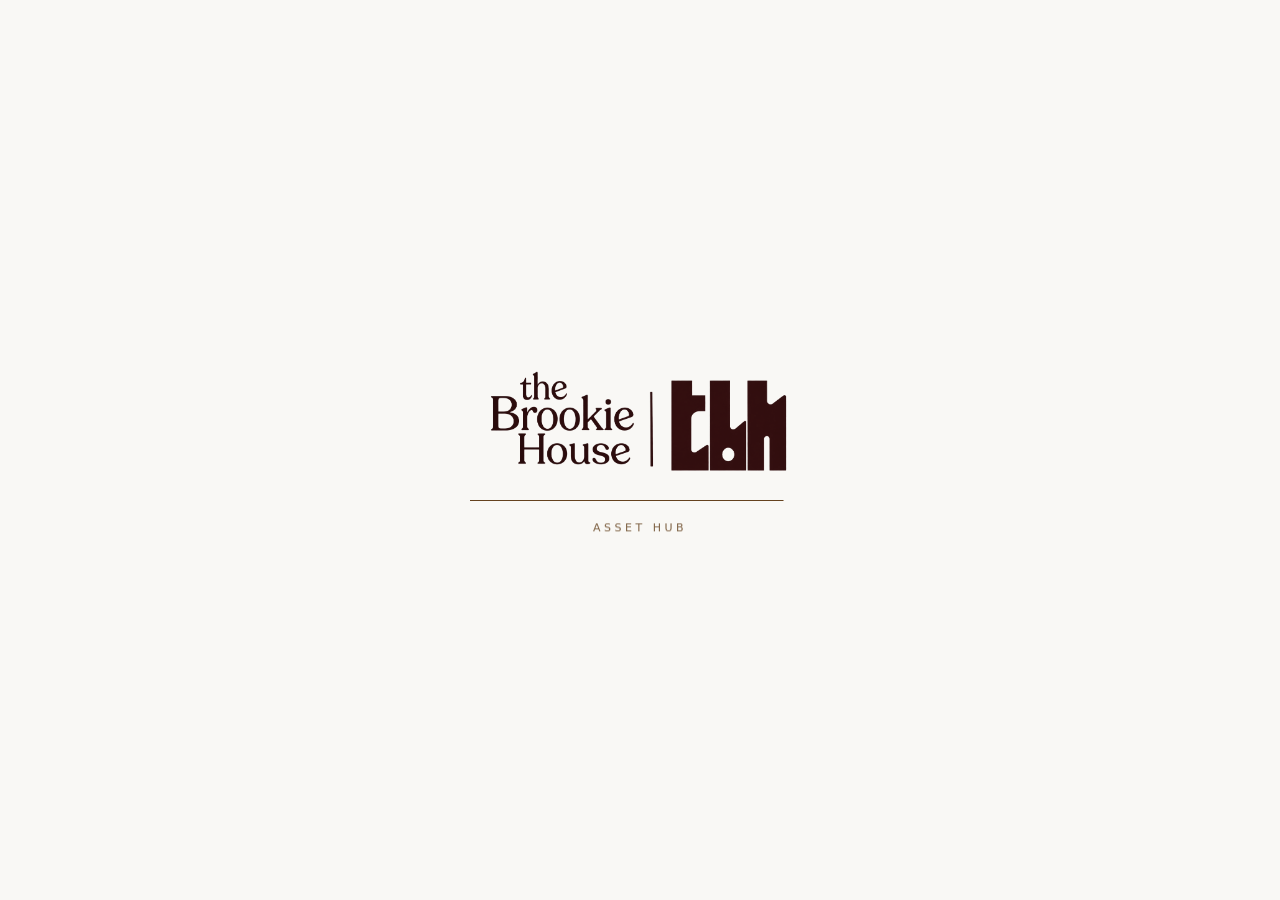
<file: index.html>
<!DOCTYPE html>
<html lang="en">
<head>
<meta charset="utf-8">
<meta name="viewport" content="width=device-width, initial-scale=1">
<title>TBH Asset Hub — The Brookie House</title>
<meta name="robots" content="noindex">
<link rel="icon" href="brand-assets/logos/tbh-brown-horizontal-logo.png">
<style>
  :root{--brown:#65421e;--ink:#242322;--cream:#f9f8f5;--line:#e4ddd2}
  *{box-sizing:border-box;margin:0;padding:0}
  body{background:var(--cream);color:var(--ink);font-family:"Nunito Sans",system-ui,-apple-system,Segoe UI,sans-serif;min-height:100vh;display:flex;flex-direction:column}
  header{padding:48px 6vw 24px;border-bottom:1px solid var(--line)}
  header img{height:56px;width:auto}
  .eyebrow{letter-spacing:.2em;text-transform:uppercase;font-size:12px;color:var(--brown);margin-top:40px}
  h1{font-family:Georgia,"Times New Roman",serif;font-weight:400;font-size:clamp(48px,9vw,128px);line-height:.92;letter-spacing:-.02em;color:var(--brown);margin-top:12px}
  p.lede{max-width:560px;margin-top:20px;line-height:1.6;color:#555}
  main{display:grid;grid-template-columns:repeat(auto-fit,minmax(280px,1fr));gap:1px;background:var(--line);margin-top:40px;border-top:1px solid var(--line);border-bottom:1px solid var(--line)}
  a.card{background:var(--cream);padding:40px 6vw 40px;text-decoration:none;color:inherit;display:flex;flex-direction:column;gap:12px;transition:background .25s ease}
  a.card:hover{background:#fff}
  a.card .num{font-size:12px;letter-spacing:.2em;color:var(--brown)}
  a.card h2{font-family:Georgia,serif;font-weight:400;font-size:32px;color:var(--brown)}
  a.card span{color:#555;line-height:1.5;font-size:15px}
  a.card .go{margin-top:auto;font-weight:700;font-size:14px;color:var(--ink)}
  a.card:hover .go{text-decoration:underline}
  footer{padding:32px 6vw;font-size:13px;color:#888;margin-top:auto;display:flex;justify-content:space-between;gap:16px;flex-wrap:wrap}
  footer a{color:var(--brown);font-weight:700;text-decoration:none}footer a:hover{text-decoration:underline;text-underline-offset:4px}
</style>
<link rel="stylesheet" href="motion.css"></head>
<body><div id="tbh-curtain" aria-hidden="true"><div class="tc-inner"><img class="tc-logo" src="brand-assets/logos/tbh-brown-horizontal-logo.png" alt="" fetchpriority="high"><div class="tc-line"></div><div class="tc-tag">Asset Hub</div></div></div>
<header>
  <img src="brand-assets/logos/tbh-brown-horizontal-logo.png" alt="The Brookie House">
  <div class="eyebrow">Internal · Team Asset Library</div>
  <h1>Asset Hub</h1>
  <p class="lede">Every approved TBH visual in one place: brand assets, web and section banners, backgrounds, logos, fonts and the white-background product photos. Use these for social posts, the website and anything else.</p>
</header>
<main>
  <a class="card" href="TBH-Brand-Assets.html">
    <div class="num">01</div><h2>Brand Assets</h2>
    <span>Logos, fonts, packaging, web banners, category and e-com section banners, banner scenes and section backgrounds.</span>
    <div class="go">Open →</div>
  </a>
  <a class="card" href="TBH-Product-Gallery.html">
    <div class="num">02</div><h2>Product Gallery</h2>
    <span>84 white-background product shots: every product at 45°, perpendicular and top-down.</span>
    <div class="go">Open →</div>
  </a>
  <a class="card" href="TBH-White-Background-PNGs.zip" download>
    <div class="num">03</div><h2>Download all PNGs</h2>
    <span>The full white-background product set as a single ZIP (≈15 MB).</span>
    <div class="go">Download ↓</div>
  </a>
</main>
<footer><span>The Brookie House · Internal use only</span><span class="credit">A project of <a href="https://www.buzzrepublic.digital/" target="_blank" rel="noopener">BuzzRepublic</a> x <a href="https://www.itworks.it.com" target="_blank" rel="noopener">ITWorks</a></span></footer>
<script src="js/gsap.min.js"></script><script src="motion.js"></script></body>
</html>
</file>
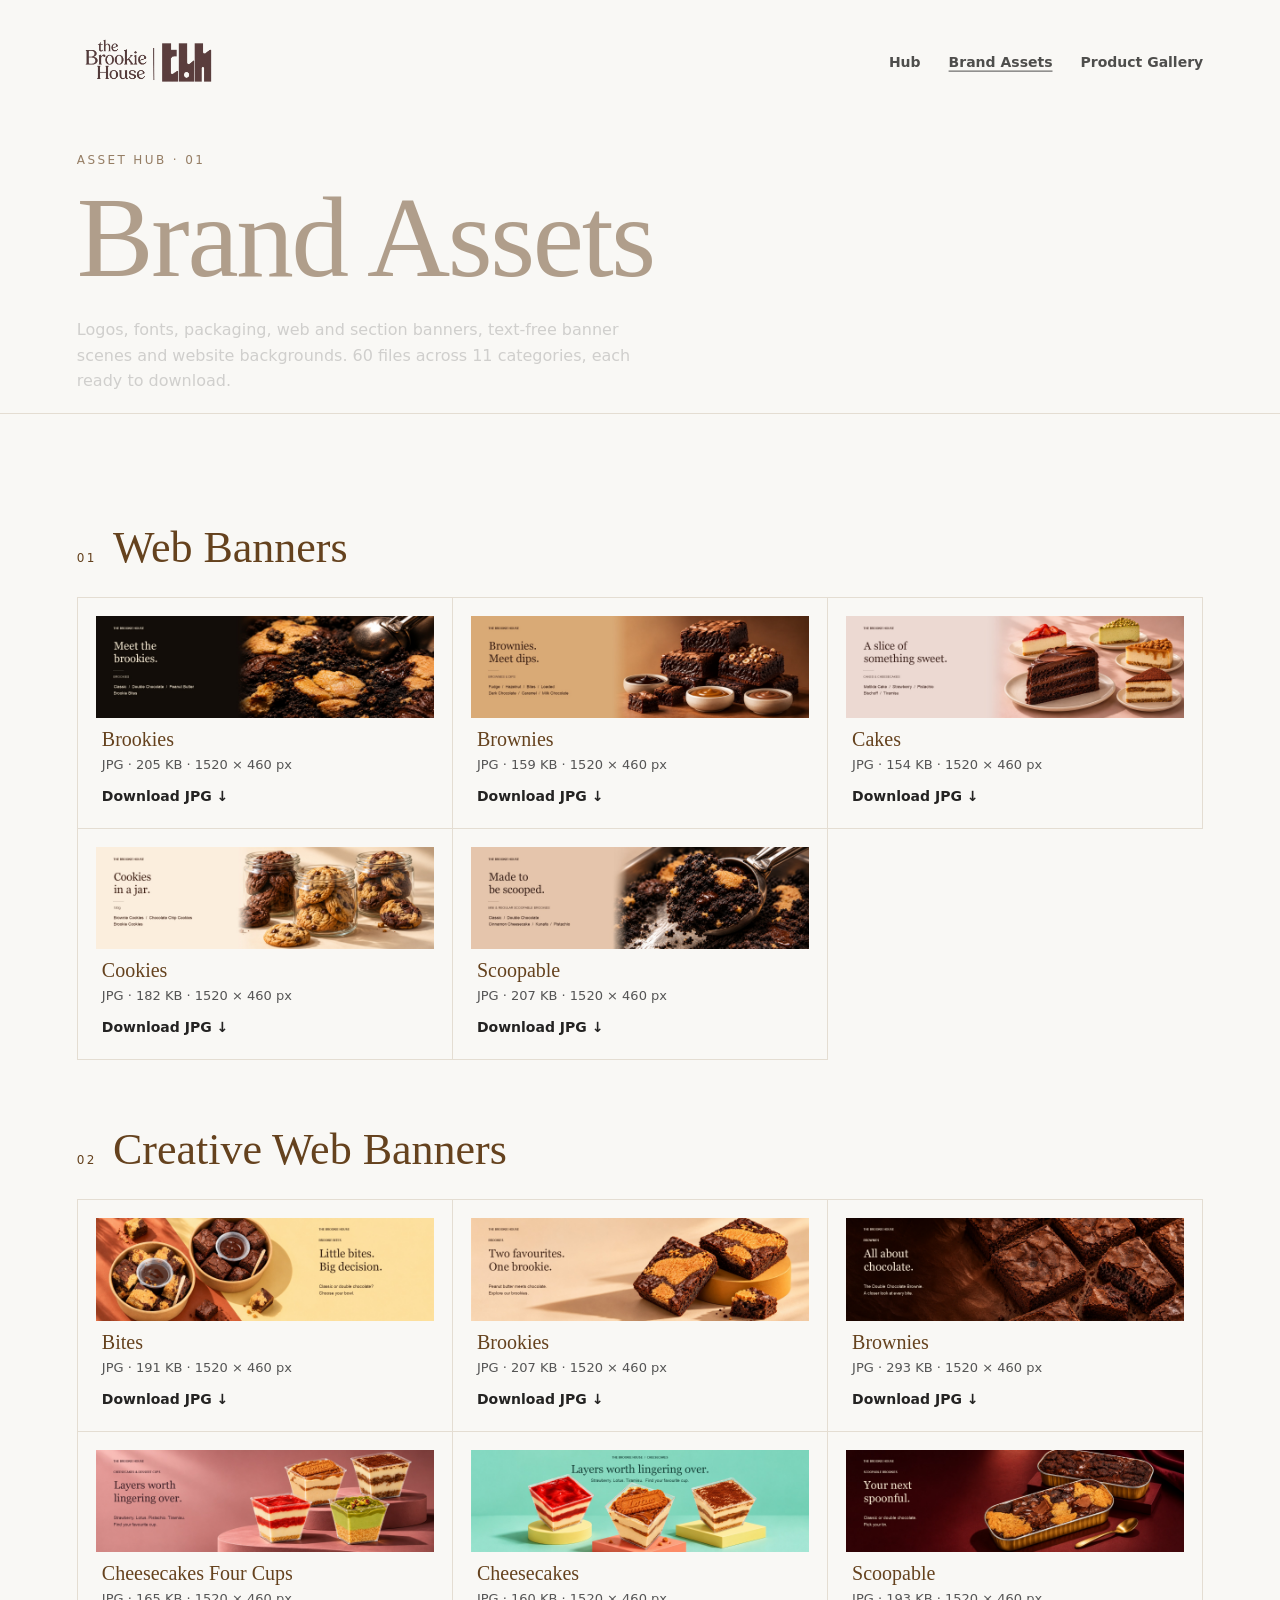
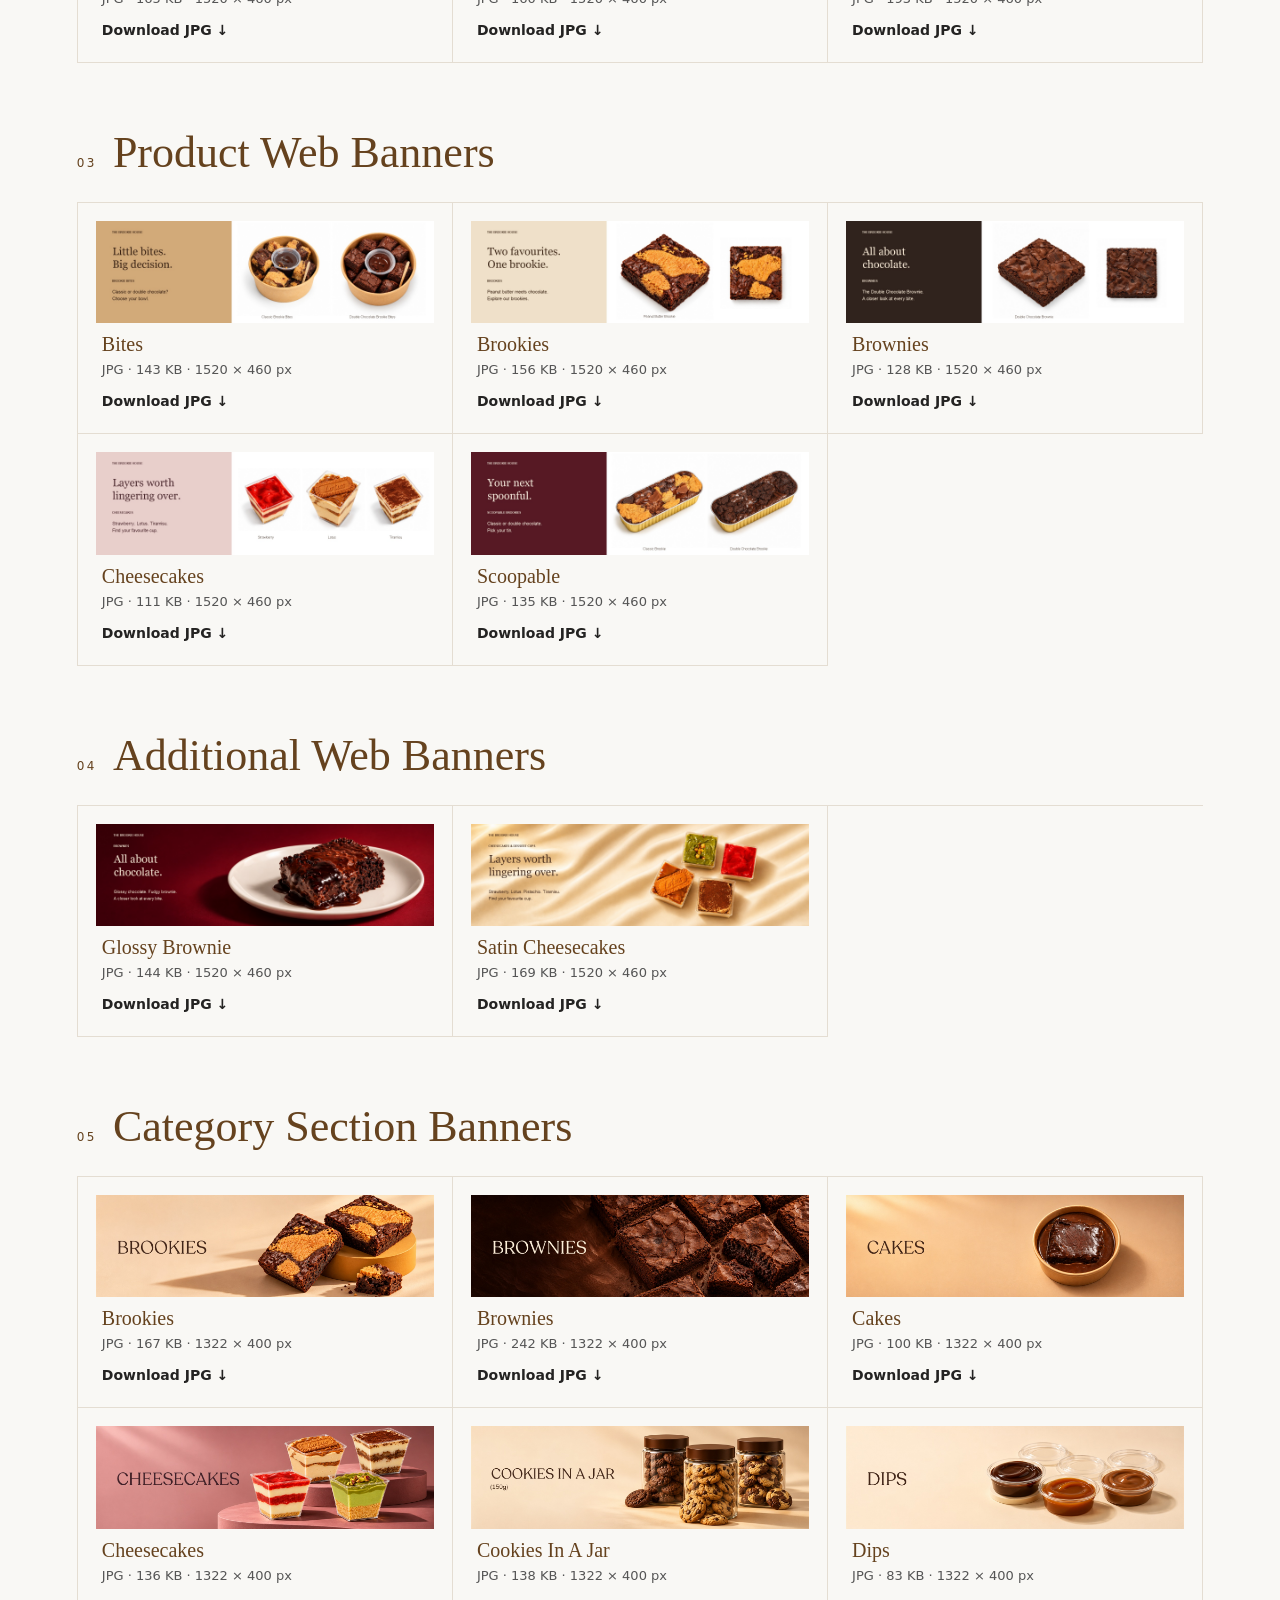
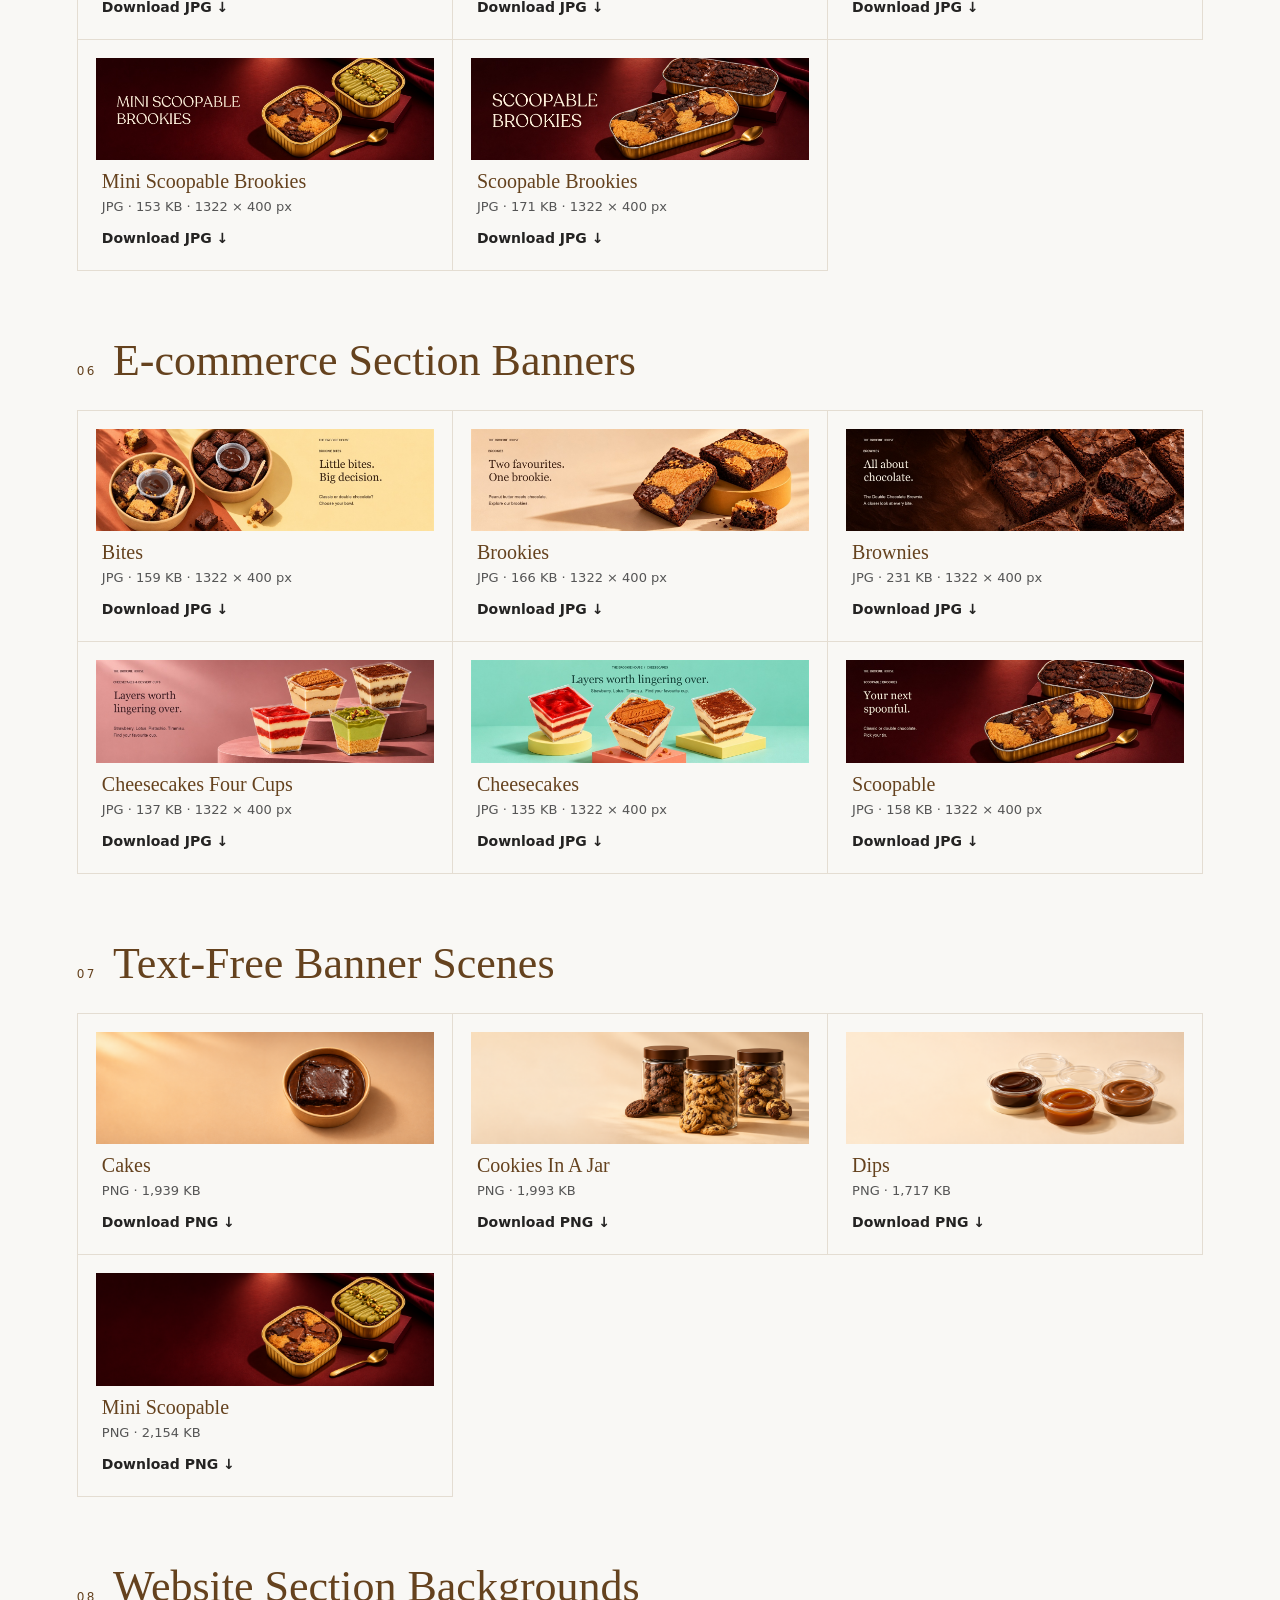
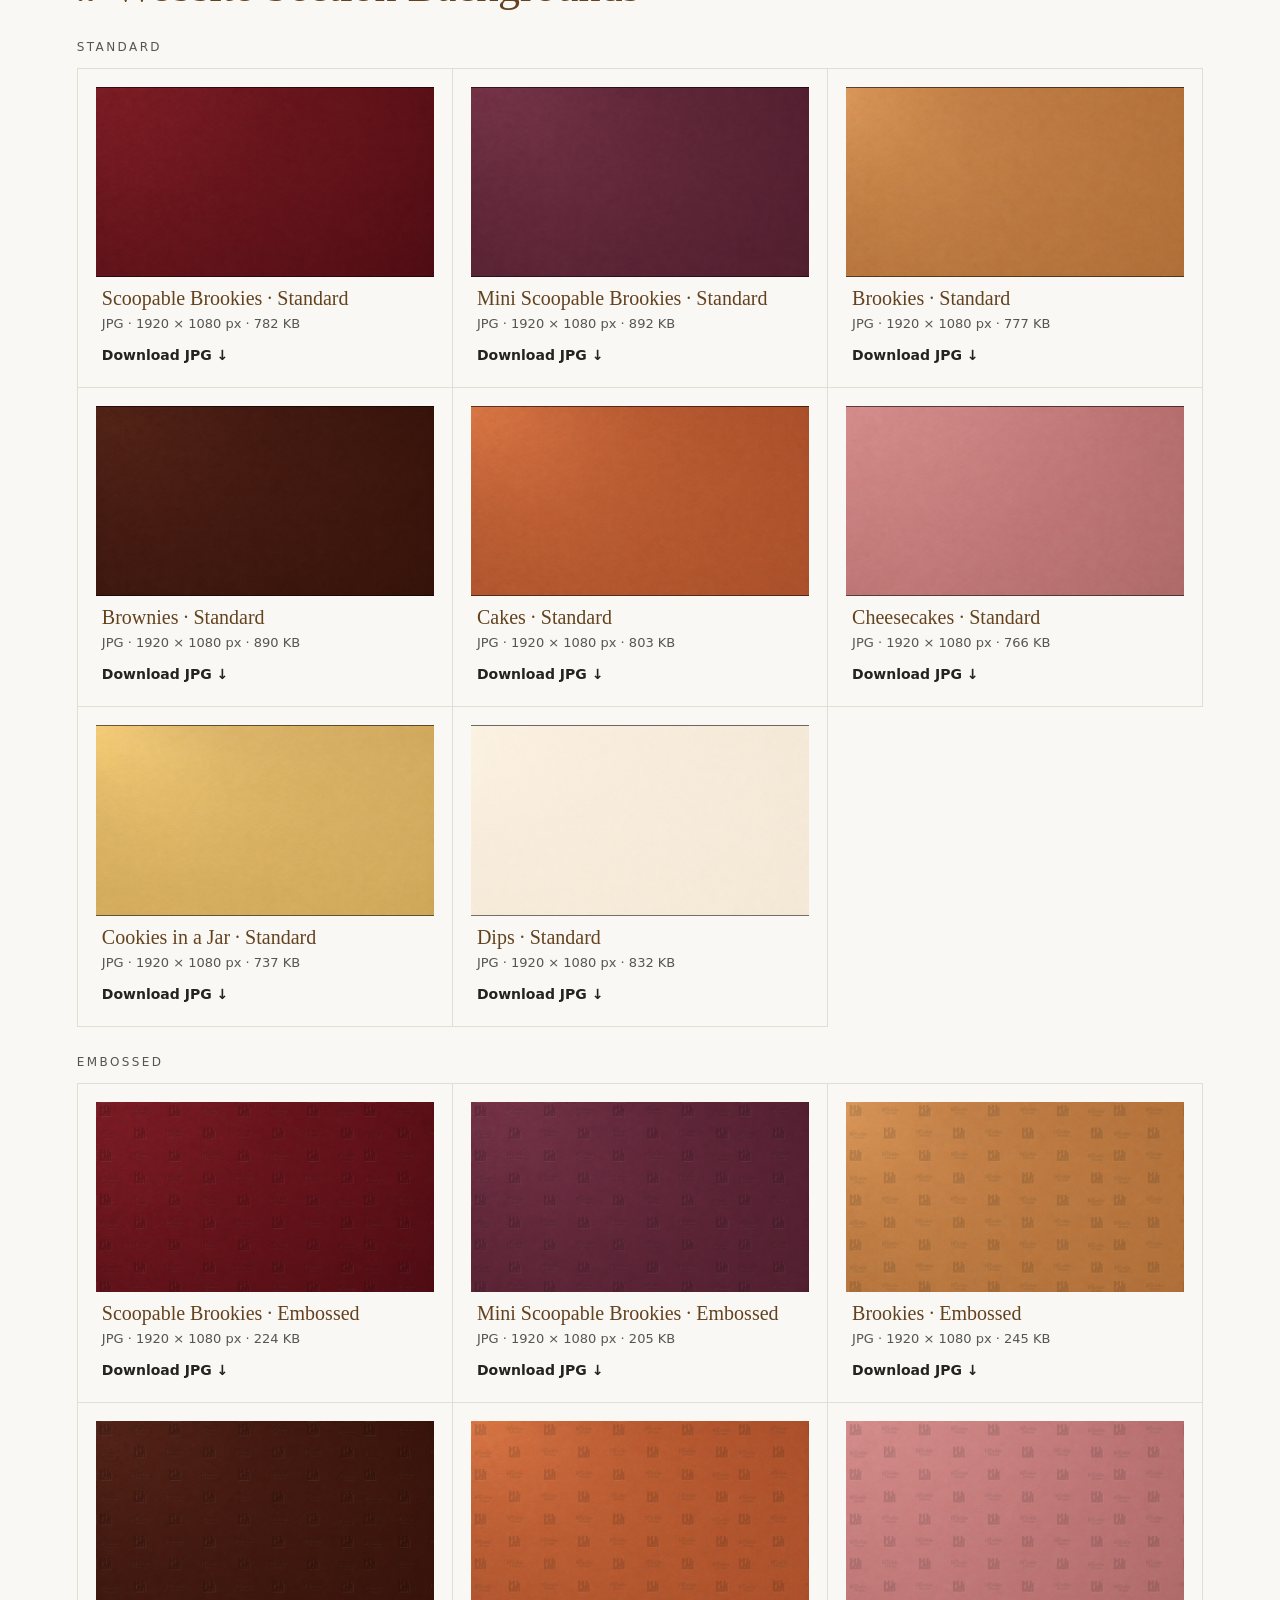
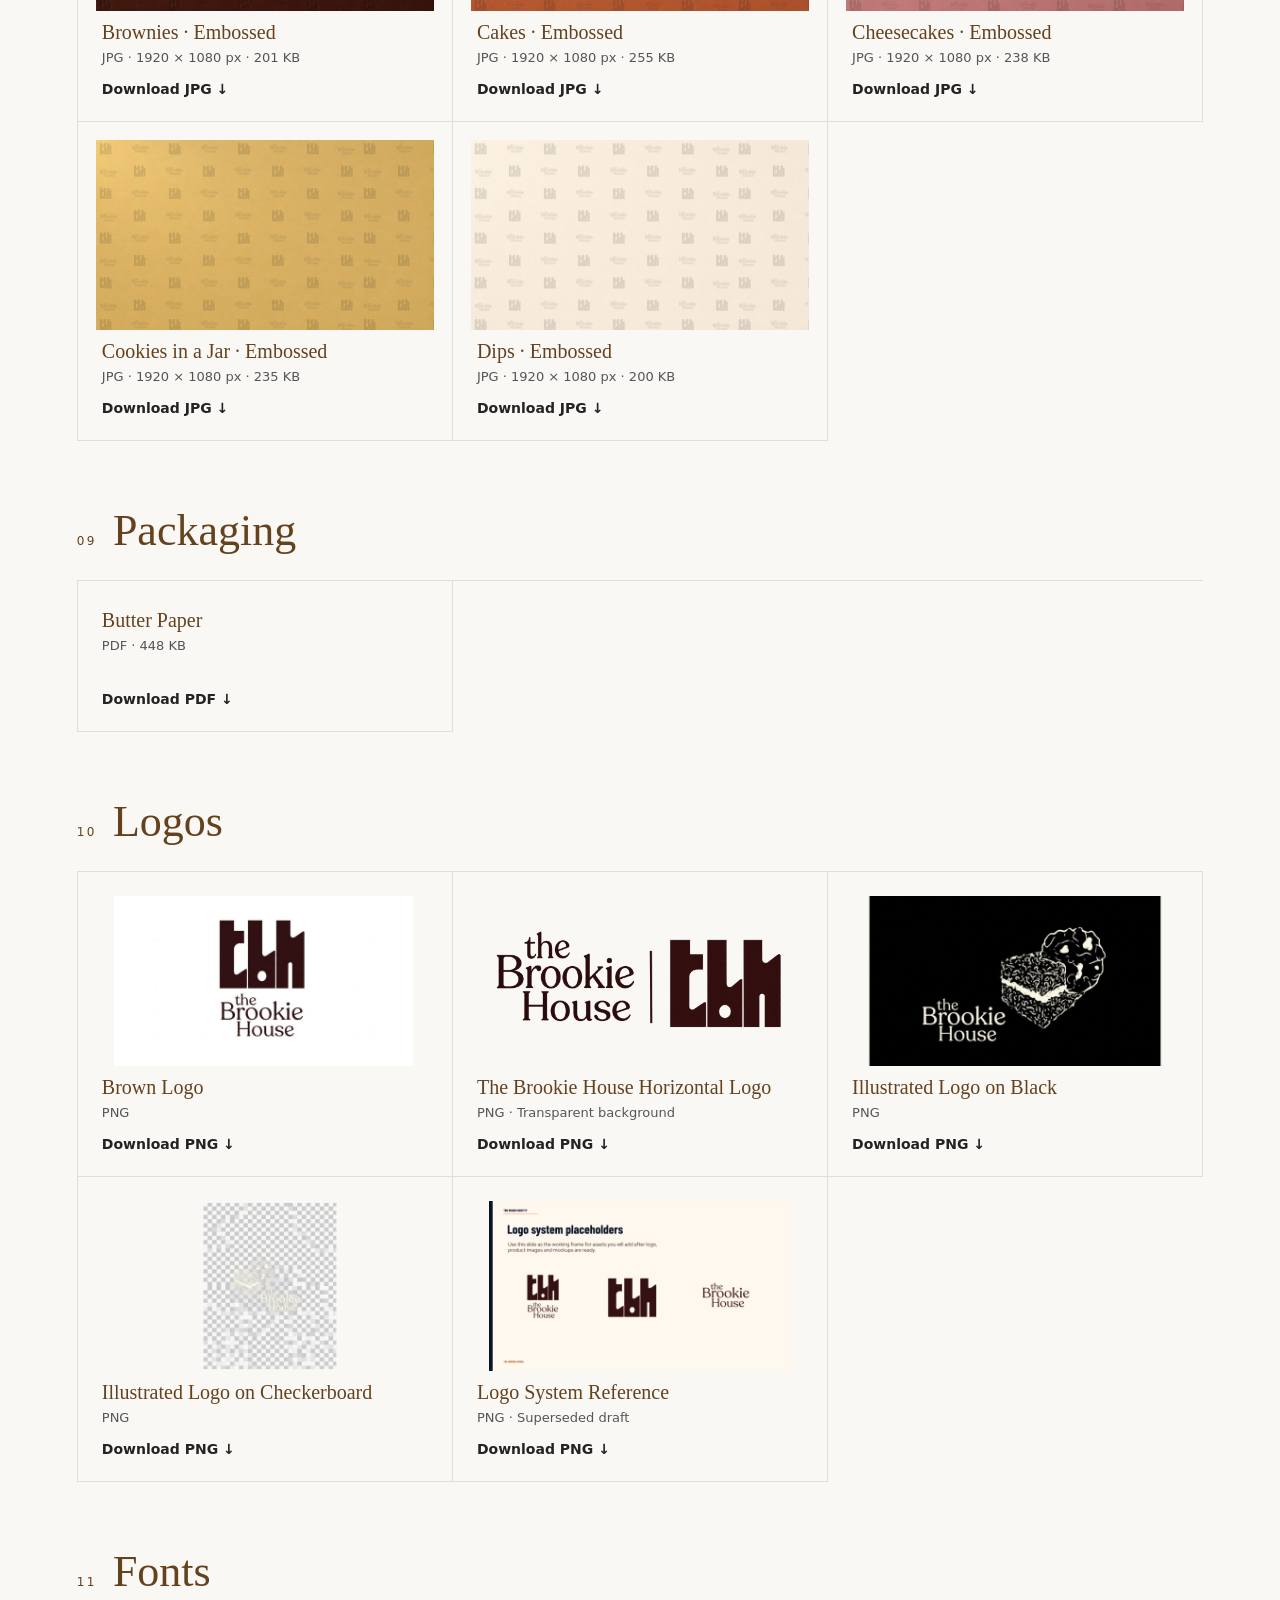
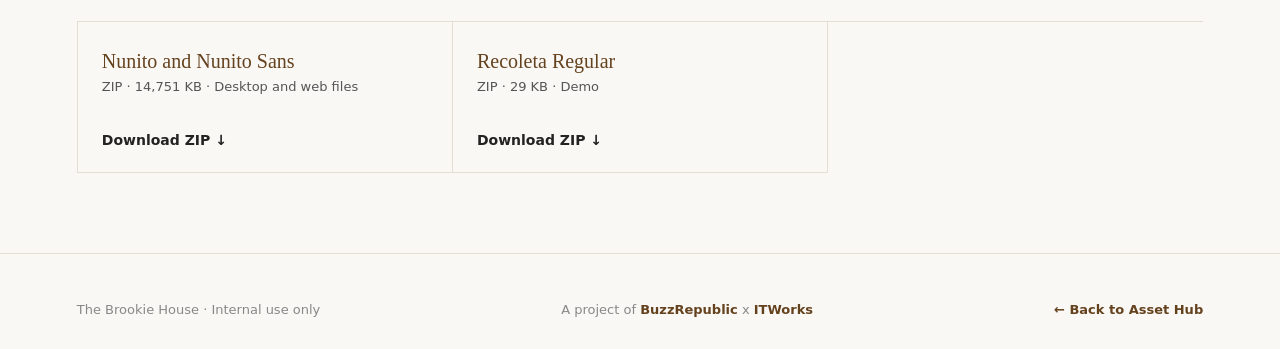
<file: TBH-Brand-Assets.html>
<!doctype html><html lang="en"><head><meta charset="utf-8"><meta name="viewport" content="width=device-width,initial-scale=1"><title>TBH Brand Assets — The Brookie House</title><meta name="robots" content="noindex"><link rel="icon" href="brand-assets/logos/tbh-brown-horizontal-logo.png"><style>
:root{--brown:#65421e;--ink:#242322;--cream:#f9f8f5;--line:#e4ddd2;--muted:#555}
*{box-sizing:border-box;margin:0;padding:0}
html{scroll-behavior:smooth}
body{background:var(--cream);color:var(--ink);font-family:"Nunito Sans",system-ui,-apple-system,Segoe UI,sans-serif;counter-reset:sec}
a{color:inherit}
.top{display:flex;align-items:center;justify-content:space-between;gap:24px;padding:32px 6vw 0}
.top img{height:48px;width:auto;display:block}
.crumbs{display:flex;gap:28px;font-size:14px;font-weight:700}
.crumbs a{text-decoration:none}.crumbs a:hover,.crumbs a[aria-current]{text-decoration:underline;text-underline-offset:4px}
header.hero{padding:24px 6vw 40px;border-bottom:1px solid var(--line)}
.eyebrow{letter-spacing:.2em;text-transform:uppercase;font-size:12px;color:var(--brown);margin-top:40px}
h1{font-family:Georgia,"Times New Roman",serif;font-weight:400;font-size:clamp(48px,9vw,128px);line-height:.92;letter-spacing:-.02em;color:var(--brown);margin-top:12px}
.lede{max-width:600px;margin-top:20px;line-height:1.6;color:var(--muted)}
.cta{display:inline-block;margin-top:28px;font-weight:700;font-size:14px;color:var(--cream);background:var(--brown);padding:14px 22px;text-decoration:none;transition:background .2s ease}
.cta:hover{background:var(--ink)}
nav.jump{position:sticky;top:0;z-index:5;background:rgba(249,248,245,.94);backdrop-filter:blur(8px);border-bottom:1px solid var(--line);padding:14px 6vw;display:flex;gap:8px 22px;overflow-x:auto;white-space:nowrap;font-size:13px;scrollbar-width:none}
nav.jump::-webkit-scrollbar{display:none}
nav.jump a{text-decoration:none;color:var(--muted)}nav.jump a:hover{color:var(--brown);text-decoration:underline;text-underline-offset:4px}
main{display:block}
section{counter-increment:sec;padding:64px 6vw 0;scroll-margin-top:56px}
section>h2{font-family:Georgia,serif;font-weight:400;font-size:clamp(28px,3.6vw,44px);color:var(--brown);display:flex;align-items:baseline;gap:16px;margin-bottom:24px}
section>h2::before{content:counter(sec,decimal-leading-zero);font-family:"Nunito Sans",system-ui,sans-serif;font-size:12px;letter-spacing:.2em;color:var(--brown)}
section>h3{font-size:12px;letter-spacing:.2em;text-transform:uppercase;color:var(--muted);font-weight:400;margin:28px 0 14px}
.grid{display:grid;gap:0;border-top:1px solid var(--line);border-left:1px solid var(--line)}
.grid>*{background:var(--cream);border-right:1px solid var(--line);border-bottom:1px solid var(--line);transition:background .25s ease}
.grid>*:hover{background:#fff}
footer{padding:48px 6vw 32px;margin-top:80px;border-top:1px solid var(--line);font-size:13px;color:#888;display:flex;justify-content:space-between;gap:16px;flex-wrap:wrap}
footer a{color:var(--brown);font-weight:700;text-decoration:none}footer a:hover{text-decoration:underline;text-underline-offset:4px}
@media (prefers-reduced-motion:reduce){html{scroll-behavior:auto}*{transition:none!important}}
@media(max-width:640px){.crumbs{gap:16px;font-size:13px}.top img{height:40px}}

.grid{grid-template-columns:repeat(auto-fill,minmax(300px,1fr))}
article{display:flex;flex-direction:column}
article img{display:block;width:calc(100% - 36px);height:auto;max-height:240px;object-fit:contain;margin:18px 18px 4px}
#logos article img{height:170px;width:calc(100% - 48px);margin:24px 24px 4px}
.details{padding:6px 24px 24px;display:flex;flex-direction:column;gap:6px;flex:1}
article:not(:has(img)) .details{padding-top:28px;min-height:150px}
.details h3{font-family:Georgia,serif;font-weight:400;font-size:20px;color:var(--brown)}
.details p{color:var(--muted);font-size:13px}
.details a{margin-top:auto;padding-top:10px;font-weight:700;font-size:14px;text-decoration:none}
.details a::after{content:" ↓"}
.details a:hover{text-decoration:underline;text-underline-offset:4px}
</style><link rel="stylesheet" href="motion.css"></head><body><div id="tbh-curtain" aria-hidden="true"><div class="tc-inner"><img class="tc-logo" src="brand-assets/logos/tbh-brown-horizontal-logo.png" alt="" fetchpriority="high"><div class="tc-line"></div><div class="tc-tag">Asset Hub</div></div></div><div class="top"><a href="index.html" aria-label="TBH Asset Hub home"><img src="brand-assets/logos/tbh-brown-horizontal-logo.png" alt="The Brookie House"></a><nav class="crumbs" aria-label="Asset Hub pages"><a href="index.html">Hub</a><a href="TBH-Brand-Assets.html" aria-current="page">Brand Assets</a><a href="TBH-Product-Gallery.html">Product Gallery</a></nav></div><header class="hero"><div class="eyebrow">Asset Hub · 01</div><h1>Brand Assets</h1><p class="lede">Logos, fonts, packaging, web and section banners, text-free banner scenes and website backgrounds. 60 files across 11 categories, each ready to download.</p></header><nav class="jump" aria-label="Asset categories"><a href="#web-banners">Web Banners</a><a href="#creative-web-banners">Creative Web Banners</a><a href="#product-web-banners">Product Web Banners</a><a href="#additional-web-banners">Additional Web Banners</a><a href="#category-section-banners">Category Section Banners</a><a href="#ecom-section-banners">E-commerce Section Banners</a><a href="#banner-scenes">Text-Free Banner Scenes</a><a href="#website-section-backgrounds">Website Section Backgrounds</a><a href="#packaging">Packaging</a><a href="#logos">Logos</a><a href="#fonts">Fonts</a></nav><main><section id="web-banners"><h2>Web Banners</h2><div class="grid"><article><img src="brand-assets/web-banners/Web_Banner_brookies_1520x460.jpg" alt="Brookies" loading="lazy"><div class="details"><h3>Brookies</h3><p>JPG · 205 KB · 1520 × 460 px</p><a href="brand-assets/web-banners/Web_Banner_brookies_1520x460.jpg" download>Download JPG</a></div></article><article><img src="brand-assets/web-banners/Web_Banner_brownies_1520x460.jpg" alt="Brownies" loading="lazy"><div class="details"><h3>Brownies</h3><p>JPG · 159 KB · 1520 × 460 px</p><a href="brand-assets/web-banners/Web_Banner_brownies_1520x460.jpg" download>Download JPG</a></div></article><article><img src="brand-assets/web-banners/Web_Banner_cakes_1520x460.jpg" alt="Cakes" loading="lazy"><div class="details"><h3>Cakes</h3><p>JPG · 154 KB · 1520 × 460 px</p><a href="brand-assets/web-banners/Web_Banner_cakes_1520x460.jpg" download>Download JPG</a></div></article><article><img src="brand-assets/web-banners/Web_Banner_cookies_1520x460.jpg" alt="Cookies" loading="lazy"><div class="details"><h3>Cookies</h3><p>JPG · 182 KB · 1520 × 460 px</p><a href="brand-assets/web-banners/Web_Banner_cookies_1520x460.jpg" download>Download JPG</a></div></article><article><img src="brand-assets/web-banners/Web_Banner_scoopable_1520x460.jpg" alt="Scoopable" loading="lazy"><div class="details"><h3>Scoopable</h3><p>JPG · 207 KB · 1520 × 460 px</p><a href="brand-assets/web-banners/Web_Banner_scoopable_1520x460.jpg" download>Download JPG</a></div></article></div></section><section id="creative-web-banners"><h2>Creative Web Banners</h2><div class="grid"><article><img src="brand-assets/creative-web-banners/Web_Banner_bites_1520x460.jpg" alt="Bites" loading="lazy"><div class="details"><h3>Bites</h3><p>JPG · 191 KB · 1520 × 460 px</p><a href="brand-assets/creative-web-banners/Web_Banner_bites_1520x460.jpg" download>Download JPG</a></div></article><article><img src="brand-assets/creative-web-banners/Web_Banner_brookies_1520x460.jpg" alt="Brookies" loading="lazy"><div class="details"><h3>Brookies</h3><p>JPG · 207 KB · 1520 × 460 px</p><a href="brand-assets/creative-web-banners/Web_Banner_brookies_1520x460.jpg" download>Download JPG</a></div></article><article><img src="brand-assets/creative-web-banners/Web_Banner_brownies_1520x460.jpg" alt="Brownies" loading="lazy"><div class="details"><h3>Brownies</h3><p>JPG · 293 KB · 1520 × 460 px</p><a href="brand-assets/creative-web-banners/Web_Banner_brownies_1520x460.jpg" download>Download JPG</a></div></article><article><img src="brand-assets/creative-web-banners/Web_Banner_cheesecakes-four-cups_1520x460.jpg" alt="Cheesecakes Four Cups" loading="lazy"><div class="details"><h3>Cheesecakes Four Cups</h3><p>JPG · 165 KB · 1520 × 460 px</p><a href="brand-assets/creative-web-banners/Web_Banner_cheesecakes-four-cups_1520x460.jpg" download>Download JPG</a></div></article><article><img src="brand-assets/creative-web-banners/Web_Banner_cheesecakes_1520x460.jpg" alt="Cheesecakes" loading="lazy"><div class="details"><h3>Cheesecakes</h3><p>JPG · 160 KB · 1520 × 460 px</p><a href="brand-assets/creative-web-banners/Web_Banner_cheesecakes_1520x460.jpg" download>Download JPG</a></div></article><article><img src="brand-assets/creative-web-banners/Web_Banner_scoopable_1520x460.jpg" alt="Scoopable" loading="lazy"><div class="details"><h3>Scoopable</h3><p>JPG · 193 KB · 1520 × 460 px</p><a href="brand-assets/creative-web-banners/Web_Banner_scoopable_1520x460.jpg" download>Download JPG</a></div></article></div></section><section id="product-web-banners"><h2>Product Web Banners</h2><div class="grid"><article><img src="brand-assets/product-web-banners/Web_Banner_bites_1520x460.jpg" alt="Bites" loading="lazy"><div class="details"><h3>Bites</h3><p>JPG · 143 KB · 1520 × 460 px</p><a href="brand-assets/product-web-banners/Web_Banner_bites_1520x460.jpg" download>Download JPG</a></div></article><article><img src="brand-assets/product-web-banners/Web_Banner_brookies_1520x460.jpg" alt="Brookies" loading="lazy"><div class="details"><h3>Brookies</h3><p>JPG · 156 KB · 1520 × 460 px</p><a href="brand-assets/product-web-banners/Web_Banner_brookies_1520x460.jpg" download>Download JPG</a></div></article><article><img src="brand-assets/product-web-banners/Web_Banner_brownies_1520x460.jpg" alt="Brownies" loading="lazy"><div class="details"><h3>Brownies</h3><p>JPG · 128 KB · 1520 × 460 px</p><a href="brand-assets/product-web-banners/Web_Banner_brownies_1520x460.jpg" download>Download JPG</a></div></article><article><img src="brand-assets/product-web-banners/Web_Banner_cheesecakes_1520x460.jpg" alt="Cheesecakes" loading="lazy"><div class="details"><h3>Cheesecakes</h3><p>JPG · 111 KB · 1520 × 460 px</p><a href="brand-assets/product-web-banners/Web_Banner_cheesecakes_1520x460.jpg" download>Download JPG</a></div></article><article><img src="brand-assets/product-web-banners/Web_Banner_scoopable_1520x460.jpg" alt="Scoopable" loading="lazy"><div class="details"><h3>Scoopable</h3><p>JPG · 135 KB · 1520 × 460 px</p><a href="brand-assets/product-web-banners/Web_Banner_scoopable_1520x460.jpg" download>Download JPG</a></div></article></div></section><section id="additional-web-banners"><h2>Additional Web Banners</h2><div class="grid"><article><img src="brand-assets/additional-web-banners/Web_Banner_glossy-brownie_1520x460.jpg" alt="Glossy Brownie" loading="lazy"><div class="details"><h3>Glossy Brownie</h3><p>JPG · 144 KB · 1520 × 460 px</p><a href="brand-assets/additional-web-banners/Web_Banner_glossy-brownie_1520x460.jpg" download>Download JPG</a></div></article><article><img src="brand-assets/additional-web-banners/Web_Banner_satin-cheesecakes_1520x460.jpg" alt="Satin Cheesecakes" loading="lazy"><div class="details"><h3>Satin Cheesecakes</h3><p>JPG · 169 KB · 1520 × 460 px</p><a href="brand-assets/additional-web-banners/Web_Banner_satin-cheesecakes_1520x460.jpg" download>Download JPG</a></div></article></div></section><section id="category-section-banners"><h2>Category Section Banners</h2><div class="grid"><article><img src="brand-assets/category-section-banners/Section_brookies_1322x400.jpg" alt="Brookies" loading="lazy"><div class="details"><h3>Brookies</h3><p>JPG · 167 KB · 1322 × 400 px</p><a href="brand-assets/category-section-banners/Section_brookies_1322x400.jpg" download>Download JPG</a></div></article><article><img src="brand-assets/category-section-banners/Section_brownies_1322x400.jpg" alt="Brownies" loading="lazy"><div class="details"><h3>Brownies</h3><p>JPG · 242 KB · 1322 × 400 px</p><a href="brand-assets/category-section-banners/Section_brownies_1322x400.jpg" download>Download JPG</a></div></article><article><img src="brand-assets/category-section-banners/Section_cakes_1322x400.jpg" alt="Cakes" loading="lazy"><div class="details"><h3>Cakes</h3><p>JPG · 100 KB · 1322 × 400 px</p><a href="brand-assets/category-section-banners/Section_cakes_1322x400.jpg" download>Download JPG</a></div></article><article><img src="brand-assets/category-section-banners/Section_cheesecakes_1322x400.jpg" alt="Cheesecakes" loading="lazy"><div class="details"><h3>Cheesecakes</h3><p>JPG · 136 KB · 1322 × 400 px</p><a href="brand-assets/category-section-banners/Section_cheesecakes_1322x400.jpg" download>Download JPG</a></div></article><article><img src="brand-assets/category-section-banners/Section_cookies-in-a-jar_1322x400.jpg" alt="Cookies In A Jar" loading="lazy"><div class="details"><h3>Cookies In A Jar</h3><p>JPG · 138 KB · 1322 × 400 px</p><a href="brand-assets/category-section-banners/Section_cookies-in-a-jar_1322x400.jpg" download>Download JPG</a></div></article><article><img src="brand-assets/category-section-banners/Section_dips_1322x400.jpg" alt="Dips" loading="lazy"><div class="details"><h3>Dips</h3><p>JPG · 83 KB · 1322 × 400 px</p><a href="brand-assets/category-section-banners/Section_dips_1322x400.jpg" download>Download JPG</a></div></article><article><img src="brand-assets/category-section-banners/Section_mini-scoopable-brookies_1322x400.jpg" alt="Mini Scoopable Brookies" loading="lazy"><div class="details"><h3>Mini Scoopable Brookies</h3><p>JPG · 153 KB · 1322 × 400 px</p><a href="brand-assets/category-section-banners/Section_mini-scoopable-brookies_1322x400.jpg" download>Download JPG</a></div></article><article><img src="brand-assets/category-section-banners/Section_scoopable-brookies_1322x400.jpg" alt="Scoopable Brookies" loading="lazy"><div class="details"><h3>Scoopable Brookies</h3><p>JPG · 171 KB · 1322 × 400 px</p><a href="brand-assets/category-section-banners/Section_scoopable-brookies_1322x400.jpg" download>Download JPG</a></div></article></div></section><section id="ecom-section-banners"><h2>E-commerce Section Banners</h2><div class="grid"><article><img src="brand-assets/ecom-section-banners/Section_Banner_bites_1322x400.jpg" alt="Bites" loading="lazy"><div class="details"><h3>Bites</h3><p>JPG · 159 KB · 1322 × 400 px</p><a href="brand-assets/ecom-section-banners/Section_Banner_bites_1322x400.jpg" download>Download JPG</a></div></article><article><img src="brand-assets/ecom-section-banners/Section_Banner_brookies_1322x400.jpg" alt="Brookies" loading="lazy"><div class="details"><h3>Brookies</h3><p>JPG · 166 KB · 1322 × 400 px</p><a href="brand-assets/ecom-section-banners/Section_Banner_brookies_1322x400.jpg" download>Download JPG</a></div></article><article><img src="brand-assets/ecom-section-banners/Section_Banner_brownies_1322x400.jpg" alt="Brownies" loading="lazy"><div class="details"><h3>Brownies</h3><p>JPG · 231 KB · 1322 × 400 px</p><a href="brand-assets/ecom-section-banners/Section_Banner_brownies_1322x400.jpg" download>Download JPG</a></div></article><article><img src="brand-assets/ecom-section-banners/Section_Banner_cheesecakes-four-cups_1322x400.jpg" alt="Cheesecakes Four Cups" loading="lazy"><div class="details"><h3>Cheesecakes Four Cups</h3><p>JPG · 137 KB · 1322 × 400 px</p><a href="brand-assets/ecom-section-banners/Section_Banner_cheesecakes-four-cups_1322x400.jpg" download>Download JPG</a></div></article><article><img src="brand-assets/ecom-section-banners/Section_Banner_cheesecakes_1322x400.jpg" alt="Cheesecakes" loading="lazy"><div class="details"><h3>Cheesecakes</h3><p>JPG · 135 KB · 1322 × 400 px</p><a href="brand-assets/ecom-section-banners/Section_Banner_cheesecakes_1322x400.jpg" download>Download JPG</a></div></article><article><img src="brand-assets/ecom-section-banners/Section_Banner_scoopable_1322x400.jpg" alt="Scoopable" loading="lazy"><div class="details"><h3>Scoopable</h3><p>JPG · 158 KB · 1322 × 400 px</p><a href="brand-assets/ecom-section-banners/Section_Banner_scoopable_1322x400.jpg" download>Download JPG</a></div></article></div></section><section id="banner-scenes"><h2>Text-Free Banner Scenes</h2><div class="grid"><article><img src="brand-assets/banner-scenes/cakes-scene.png" alt="Cakes" loading="lazy"><div class="details"><h3>Cakes</h3><p>PNG · 1,939 KB</p><a href="brand-assets/banner-scenes/cakes-scene.png" download>Download PNG</a></div></article><article><img src="brand-assets/banner-scenes/cookies-in-a-jar-scene.png" alt="Cookies In A Jar" loading="lazy"><div class="details"><h3>Cookies In A Jar</h3><p>PNG · 1,993 KB</p><a href="brand-assets/banner-scenes/cookies-in-a-jar-scene.png" download>Download PNG</a></div></article><article><img src="brand-assets/banner-scenes/dips-scene.png" alt="Dips" loading="lazy"><div class="details"><h3>Dips</h3><p>PNG · 1,717 KB</p><a href="brand-assets/banner-scenes/dips-scene.png" download>Download PNG</a></div></article><article><img src="brand-assets/banner-scenes/mini-scoopable-scene.png" alt="Mini Scoopable" loading="lazy"><div class="details"><h3>Mini Scoopable</h3><p>PNG · 2,154 KB</p><a href="brand-assets/banner-scenes/mini-scoopable-scene.png" download>Download PNG</a></div></article></div></section><section id="website-section-backgrounds"><h2>Website Section Backgrounds</h2><h3>Standard</h3><div class="grid"><article><img src="brand-assets/section-backgrounds/01-bg-scoopable-brookies-1920x1080.jpg" alt="Scoopable Brookies · Standard" loading="lazy"><div class="details"><h3>Scoopable Brookies · Standard</h3><p>JPG · 1920 × 1080 px · 782 KB</p><a href="brand-assets/section-backgrounds/01-bg-scoopable-brookies-1920x1080.jpg" download>Download JPG</a></div></article><article><img src="brand-assets/section-backgrounds/02-bg-mini-scoopable-brookies-1920x1080.jpg" alt="Mini Scoopable Brookies · Standard" loading="lazy"><div class="details"><h3>Mini Scoopable Brookies · Standard</h3><p>JPG · 1920 × 1080 px · 892 KB</p><a href="brand-assets/section-backgrounds/02-bg-mini-scoopable-brookies-1920x1080.jpg" download>Download JPG</a></div></article><article><img src="brand-assets/section-backgrounds/03-bg-brookies-1920x1080.jpg" alt="Brookies · Standard" loading="lazy"><div class="details"><h3>Brookies · Standard</h3><p>JPG · 1920 × 1080 px · 777 KB</p><a href="brand-assets/section-backgrounds/03-bg-brookies-1920x1080.jpg" download>Download JPG</a></div></article><article><img src="brand-assets/section-backgrounds/04-bg-brownies-1920x1080.jpg" alt="Brownies · Standard" loading="lazy"><div class="details"><h3>Brownies · Standard</h3><p>JPG · 1920 × 1080 px · 890 KB</p><a href="brand-assets/section-backgrounds/04-bg-brownies-1920x1080.jpg" download>Download JPG</a></div></article><article><img src="brand-assets/section-backgrounds/05-bg-cakes-1920x1080.jpg" alt="Cakes · Standard" loading="lazy"><div class="details"><h3>Cakes · Standard</h3><p>JPG · 1920 × 1080 px · 803 KB</p><a href="brand-assets/section-backgrounds/05-bg-cakes-1920x1080.jpg" download>Download JPG</a></div></article><article><img src="brand-assets/section-backgrounds/06-bg-cheesecakes-1920x1080.jpg" alt="Cheesecakes · Standard" loading="lazy"><div class="details"><h3>Cheesecakes · Standard</h3><p>JPG · 1920 × 1080 px · 766 KB</p><a href="brand-assets/section-backgrounds/06-bg-cheesecakes-1920x1080.jpg" download>Download JPG</a></div></article><article><img src="brand-assets/section-backgrounds/07-bg-cookies-in-a-jar-1920x1080.jpg" alt="Cookies in a Jar · Standard" loading="lazy"><div class="details"><h3>Cookies in a Jar · Standard</h3><p>JPG · 1920 × 1080 px · 737 KB</p><a href="brand-assets/section-backgrounds/07-bg-cookies-in-a-jar-1920x1080.jpg" download>Download JPG</a></div></article><article><img src="brand-assets/section-backgrounds/08-bg-dips-1920x1080.jpg" alt="Dips · Standard" loading="lazy"><div class="details"><h3>Dips · Standard</h3><p>JPG · 1920 × 1080 px · 832 KB</p><a href="brand-assets/section-backgrounds/08-bg-dips-1920x1080.jpg" download>Download JPG</a></div></article></div><h3>Embossed</h3><div class="grid"><article><img src="brand-assets/section-backgrounds-embossed/01-bg-scoopable-embossed-1920x1080.jpg" alt="Scoopable Brookies · Embossed" loading="lazy"><div class="details"><h3>Scoopable Brookies · Embossed</h3><p>JPG · 1920 × 1080 px · 224 KB</p><a href="brand-assets/section-backgrounds-embossed/01-bg-scoopable-embossed-1920x1080.jpg" download>Download JPG</a></div></article><article><img src="brand-assets/section-backgrounds-embossed/02-bg-mini-scoopable-embossed-1920x1080.jpg" alt="Mini Scoopable Brookies · Embossed" loading="lazy"><div class="details"><h3>Mini Scoopable Brookies · Embossed</h3><p>JPG · 1920 × 1080 px · 205 KB</p><a href="brand-assets/section-backgrounds-embossed/02-bg-mini-scoopable-embossed-1920x1080.jpg" download>Download JPG</a></div></article><article><img src="brand-assets/section-backgrounds-embossed/03-bg-brookies-embossed-1920x1080.jpg" alt="Brookies · Embossed" loading="lazy"><div class="details"><h3>Brookies · Embossed</h3><p>JPG · 1920 × 1080 px · 245 KB</p><a href="brand-assets/section-backgrounds-embossed/03-bg-brookies-embossed-1920x1080.jpg" download>Download JPG</a></div></article><article><img src="brand-assets/section-backgrounds-embossed/04-bg-brownies-embossed-1920x1080.jpg" alt="Brownies · Embossed" loading="lazy"><div class="details"><h3>Brownies · Embossed</h3><p>JPG · 1920 × 1080 px · 201 KB</p><a href="brand-assets/section-backgrounds-embossed/04-bg-brownies-embossed-1920x1080.jpg" download>Download JPG</a></div></article><article><img src="brand-assets/section-backgrounds-embossed/05-bg-cakes-embossed-1920x1080.jpg" alt="Cakes · Embossed" loading="lazy"><div class="details"><h3>Cakes · Embossed</h3><p>JPG · 1920 × 1080 px · 255 KB</p><a href="brand-assets/section-backgrounds-embossed/05-bg-cakes-embossed-1920x1080.jpg" download>Download JPG</a></div></article><article><img src="brand-assets/section-backgrounds-embossed/06-bg-cheesecakes-embossed-1920x1080.jpg" alt="Cheesecakes · Embossed" loading="lazy"><div class="details"><h3>Cheesecakes · Embossed</h3><p>JPG · 1920 × 1080 px · 238 KB</p><a href="brand-assets/section-backgrounds-embossed/06-bg-cheesecakes-embossed-1920x1080.jpg" download>Download JPG</a></div></article><article><img src="brand-assets/section-backgrounds-embossed/07-bg-cookies-in-a-jar-embossed-1920x1080.jpg" alt="Cookies in a Jar · Embossed" loading="lazy"><div class="details"><h3>Cookies in a Jar · Embossed</h3><p>JPG · 1920 × 1080 px · 235 KB</p><a href="brand-assets/section-backgrounds-embossed/07-bg-cookies-in-a-jar-embossed-1920x1080.jpg" download>Download JPG</a></div></article><article><img src="brand-assets/section-backgrounds-embossed/08-bg-dips-embossed-1920x1080.jpg" alt="Dips · Embossed" loading="lazy"><div class="details"><h3>Dips · Embossed</h3><p>JPG · 1920 × 1080 px · 200 KB</p><a href="brand-assets/section-backgrounds-embossed/08-bg-dips-embossed-1920x1080.jpg" download>Download JPG</a></div></article></div></section><section id="packaging"><h2>Packaging</h2><div class="grid"><article><div class="details"><h3>Butter Paper</h3><p>PDF · 448 KB</p><a href="brand-assets/packaging/butter%20ppr.pdf" download>Download PDF</a></div></article></div></section><section id="logos"><h2>Logos</h2><div class="grid"><article><img src="brand-assets/logos/logo%20png%20brown.png" alt="The Brookie House brown logo" loading="lazy"><div class="details"><h3>Brown Logo</h3><p>PNG</p><a href="brand-assets/logos/logo%20png%20brown.png" download>Download PNG</a></div></article><article><img src="brand-assets/logos/tbh-brown-horizontal-logo.png" alt="The Brookie House horizontal brown logo" loading="lazy"><div class="details"><h3>The Brookie House Horizontal Logo</h3><p>PNG · Transparent background</p><a href="brand-assets/logos/tbh-brown-horizontal-logo.png" download>Download PNG</a></div></article><article><img src="brand-assets/logos/tbh-illustrated-logo-black.png" alt="Illustrated Logo on Black" loading="lazy"><div class="details"><h3>Illustrated Logo on Black</h3><p>PNG</p><a href="brand-assets/logos/tbh-illustrated-logo-black.png" download>Download PNG</a></div></article><article><img src="brand-assets/logos/tbh-illustrated-logo-checkerboard.png" alt="Illustrated Logo on Checkerboard" loading="lazy"><div class="details"><h3>Illustrated Logo on Checkerboard</h3><p>PNG</p><a href="brand-assets/logos/tbh-illustrated-logo-checkerboard.png" download>Download PNG</a></div></article><article><img src="brand-assets/logos/tbh-logo-system-draft-reference.png" alt="Logo System Reference" loading="lazy"><div class="details"><h3>Logo System Reference</h3><p>PNG · Superseded draft</p><a href="brand-assets/logos/tbh-logo-system-draft-reference.png" download>Download PNG</a></div></article></div></section><section id="fonts"><h2>Fonts</h2><div class="grid"><article><div class="details"><h3>Nunito and Nunito Sans</h3><p>ZIP · 14,751 KB · Desktop and web files</p><a href="brand-assets/fonts/Nunito-Sans-Full-Version.zip" download>Download ZIP</a></div></article><article><div class="details"><h3>Recoleta Regular</h3><p>ZIP · 29 KB · Demo</p><a href="brand-assets/fonts/Recoleta%20Font.zip" download>Download ZIP</a></div></article></div></section></main><footer><span>The Brookie House · Internal use only</span><span class="credit">A project of <a href="https://www.buzzrepublic.digital/" target="_blank" rel="noopener">BuzzRepublic</a> x <a href="https://www.itworks.it.com" target="_blank" rel="noopener">ITWorks</a></span><a href="index.html">← Back to Asset Hub</a></footer><script src="js/gsap.min.js"></script><script src="motion.js"></script></body></html>
</file>
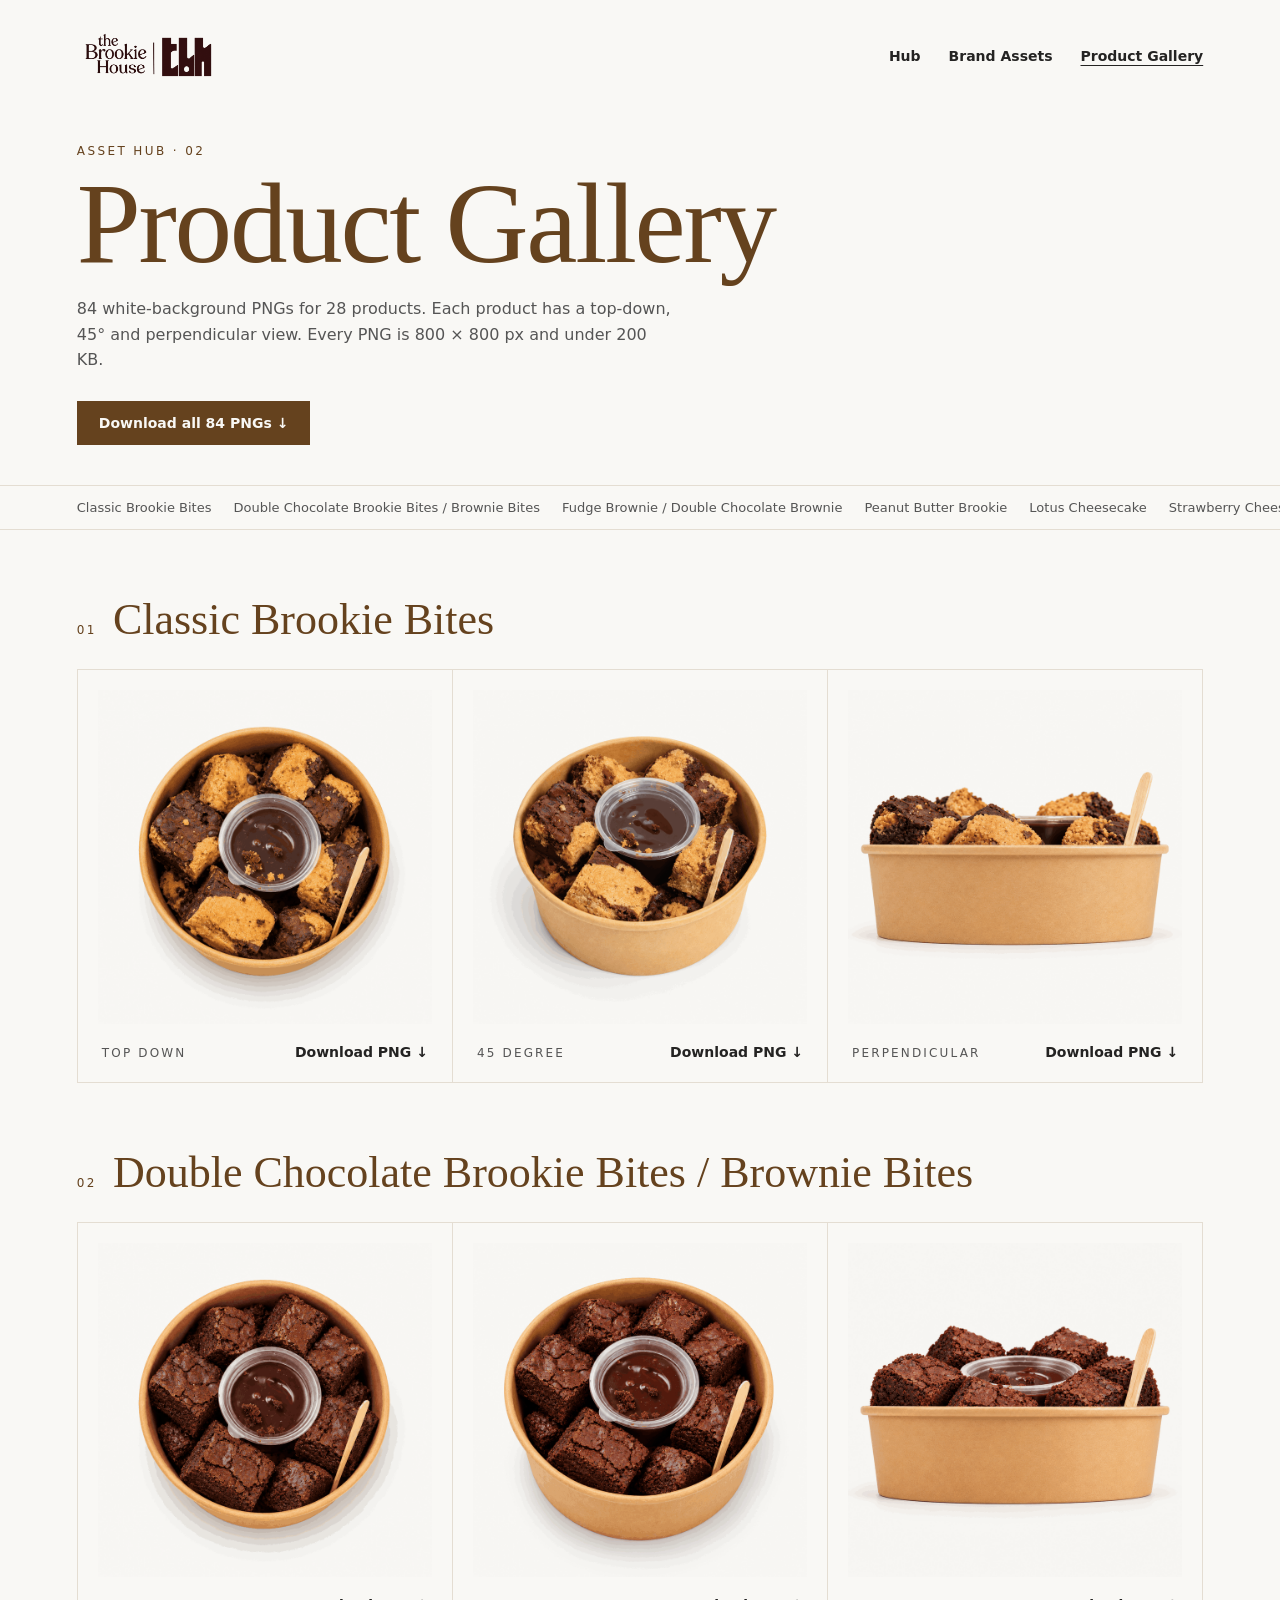
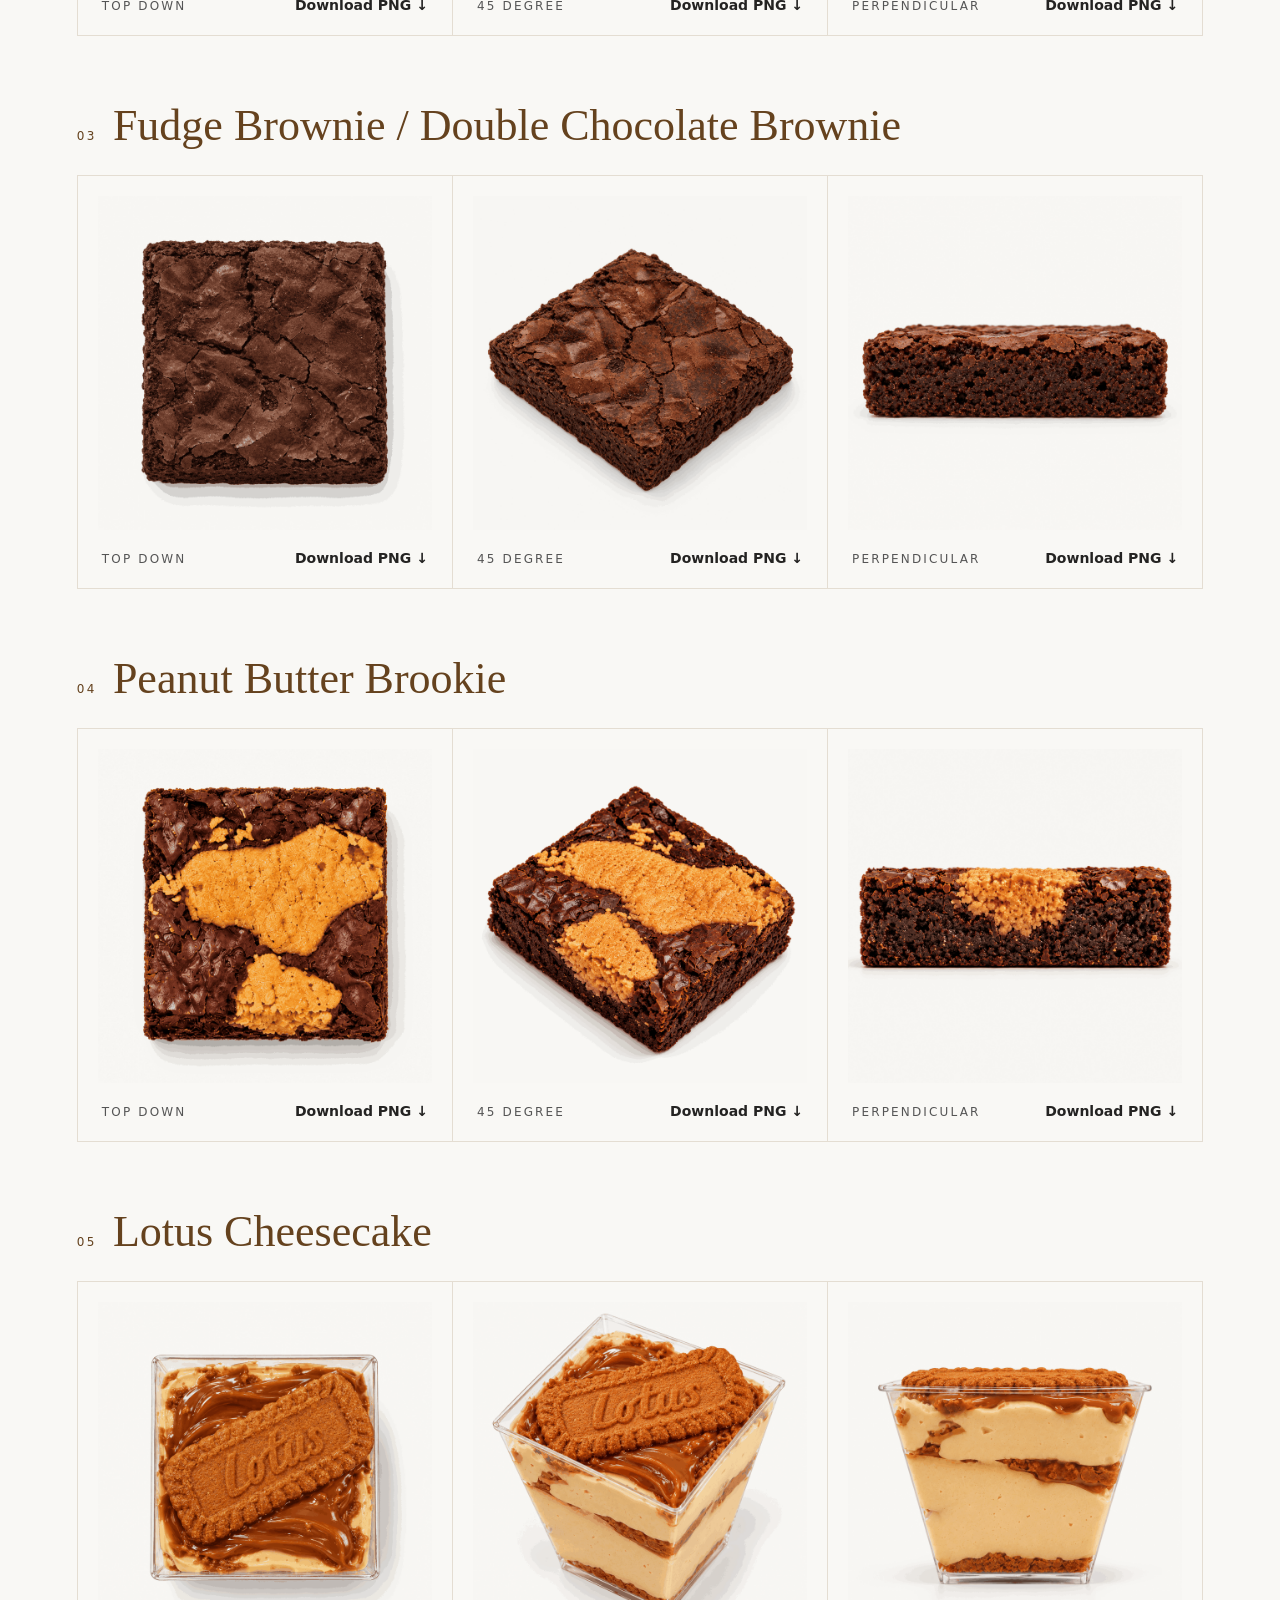
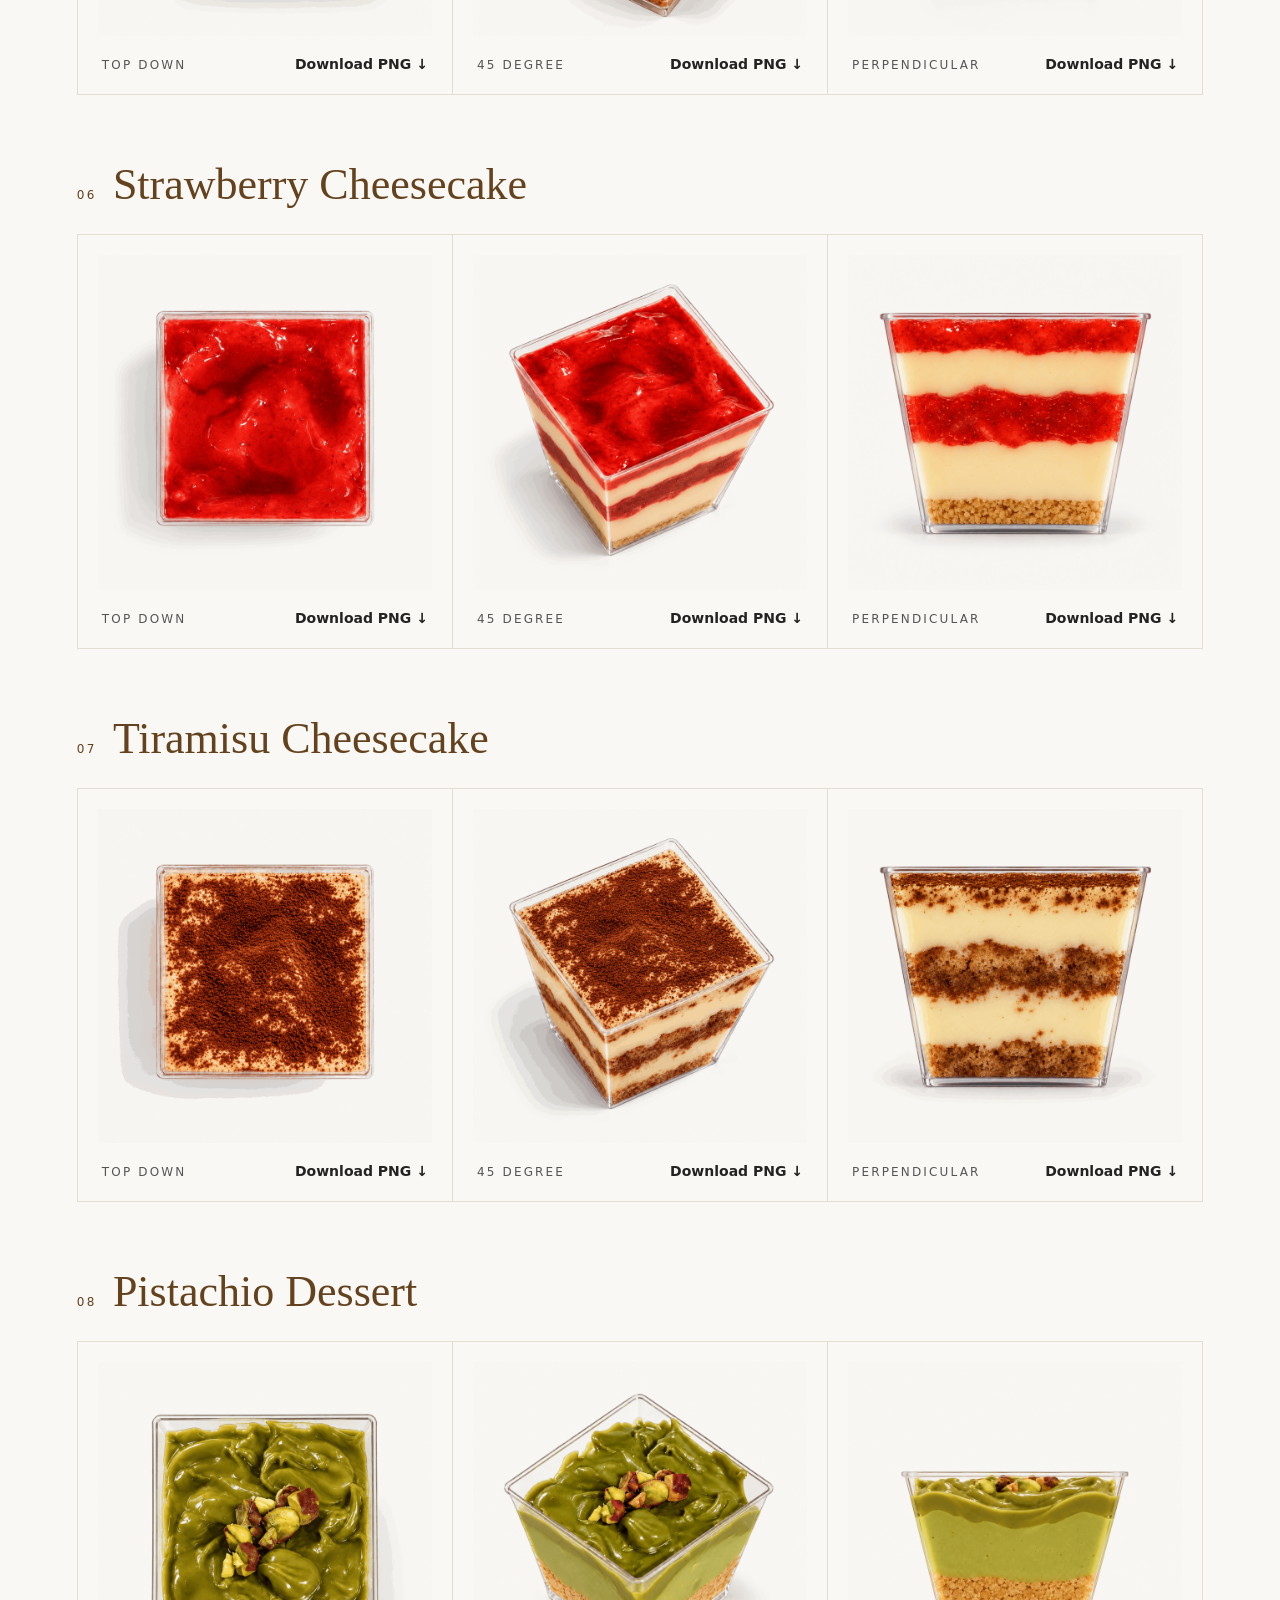
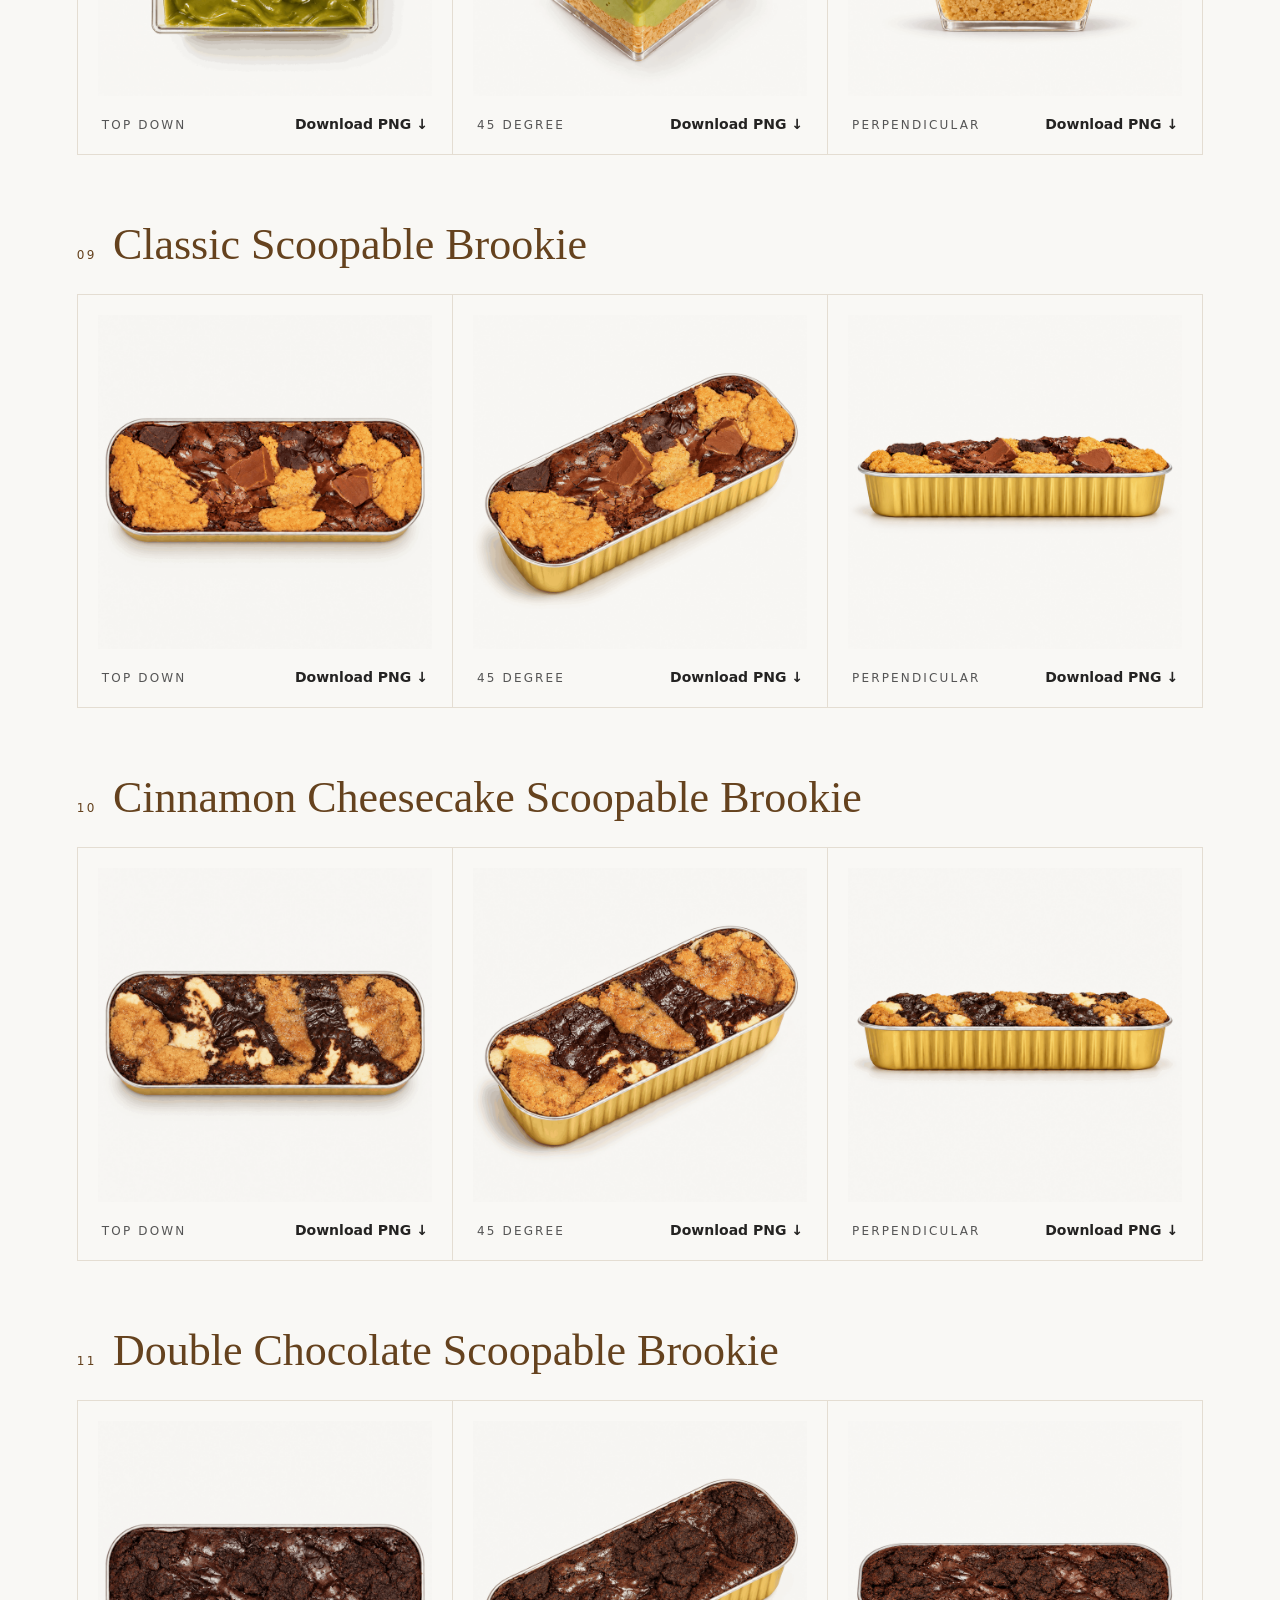
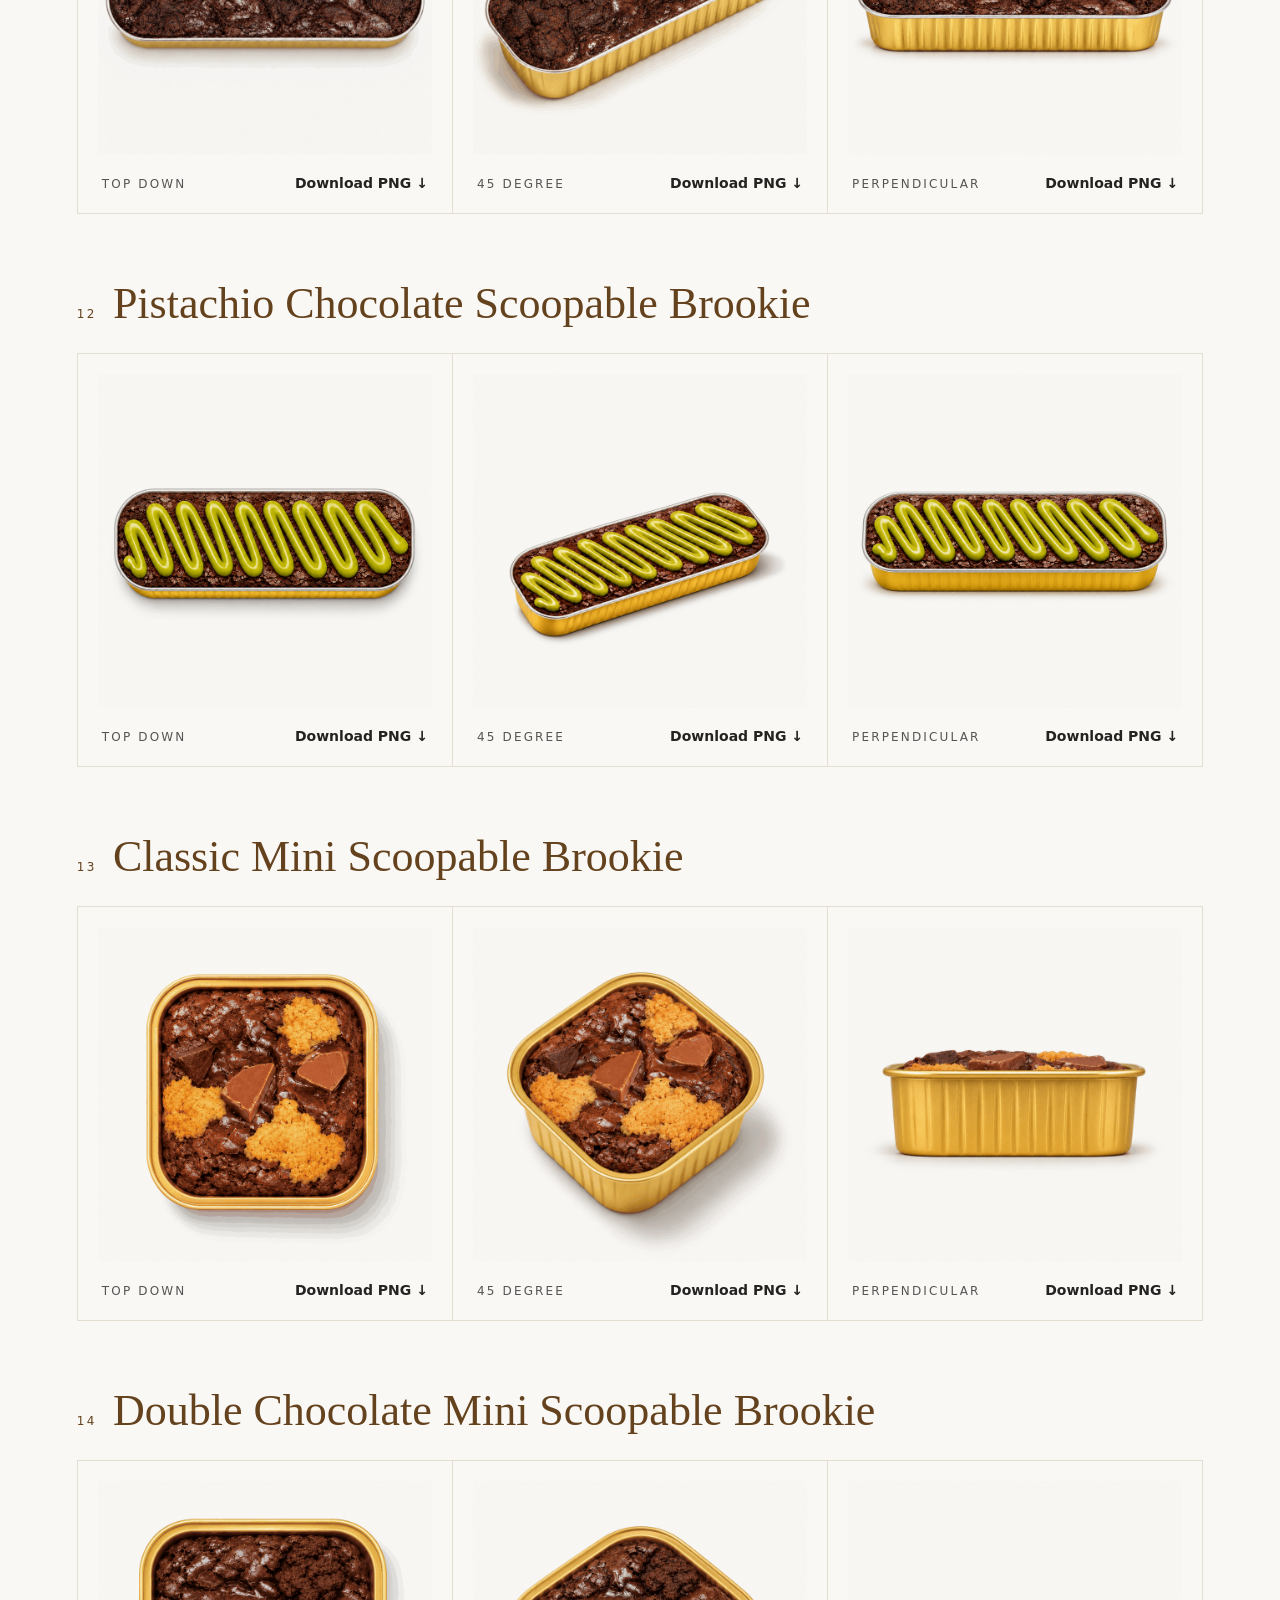
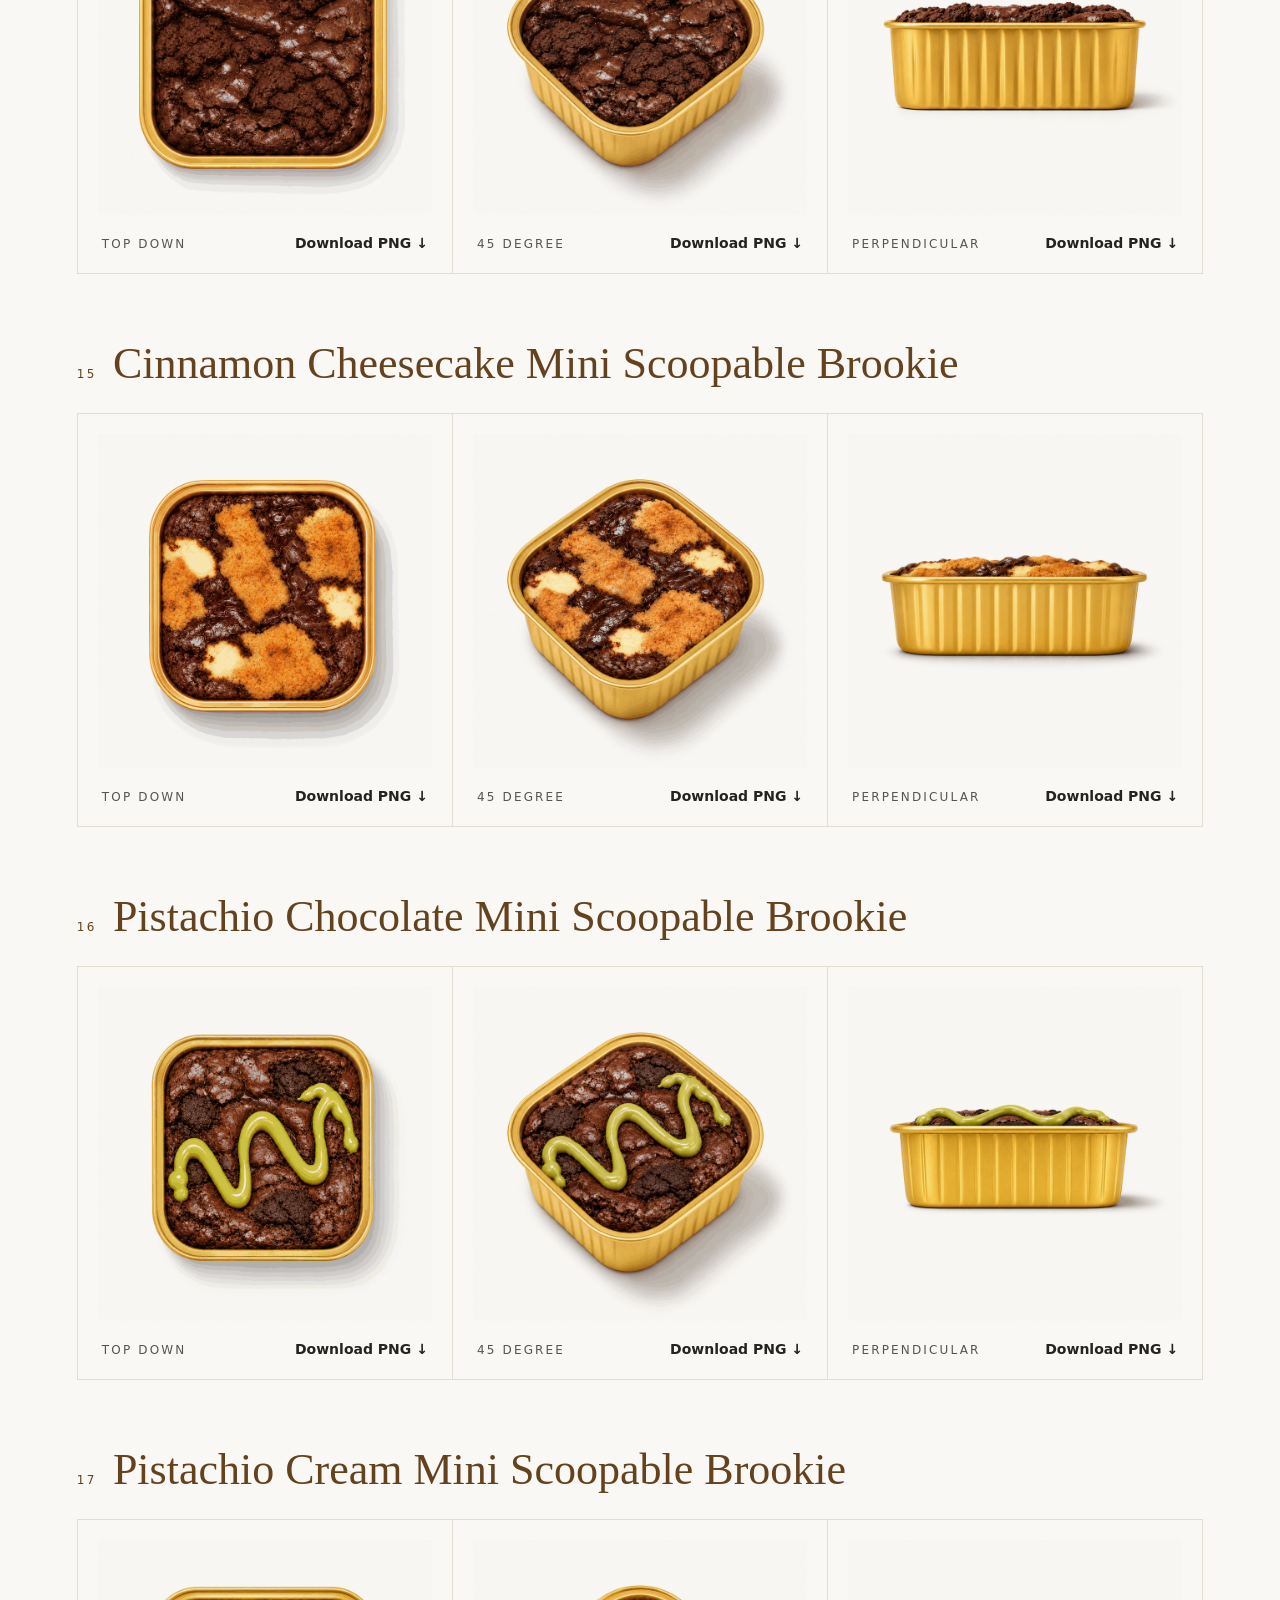
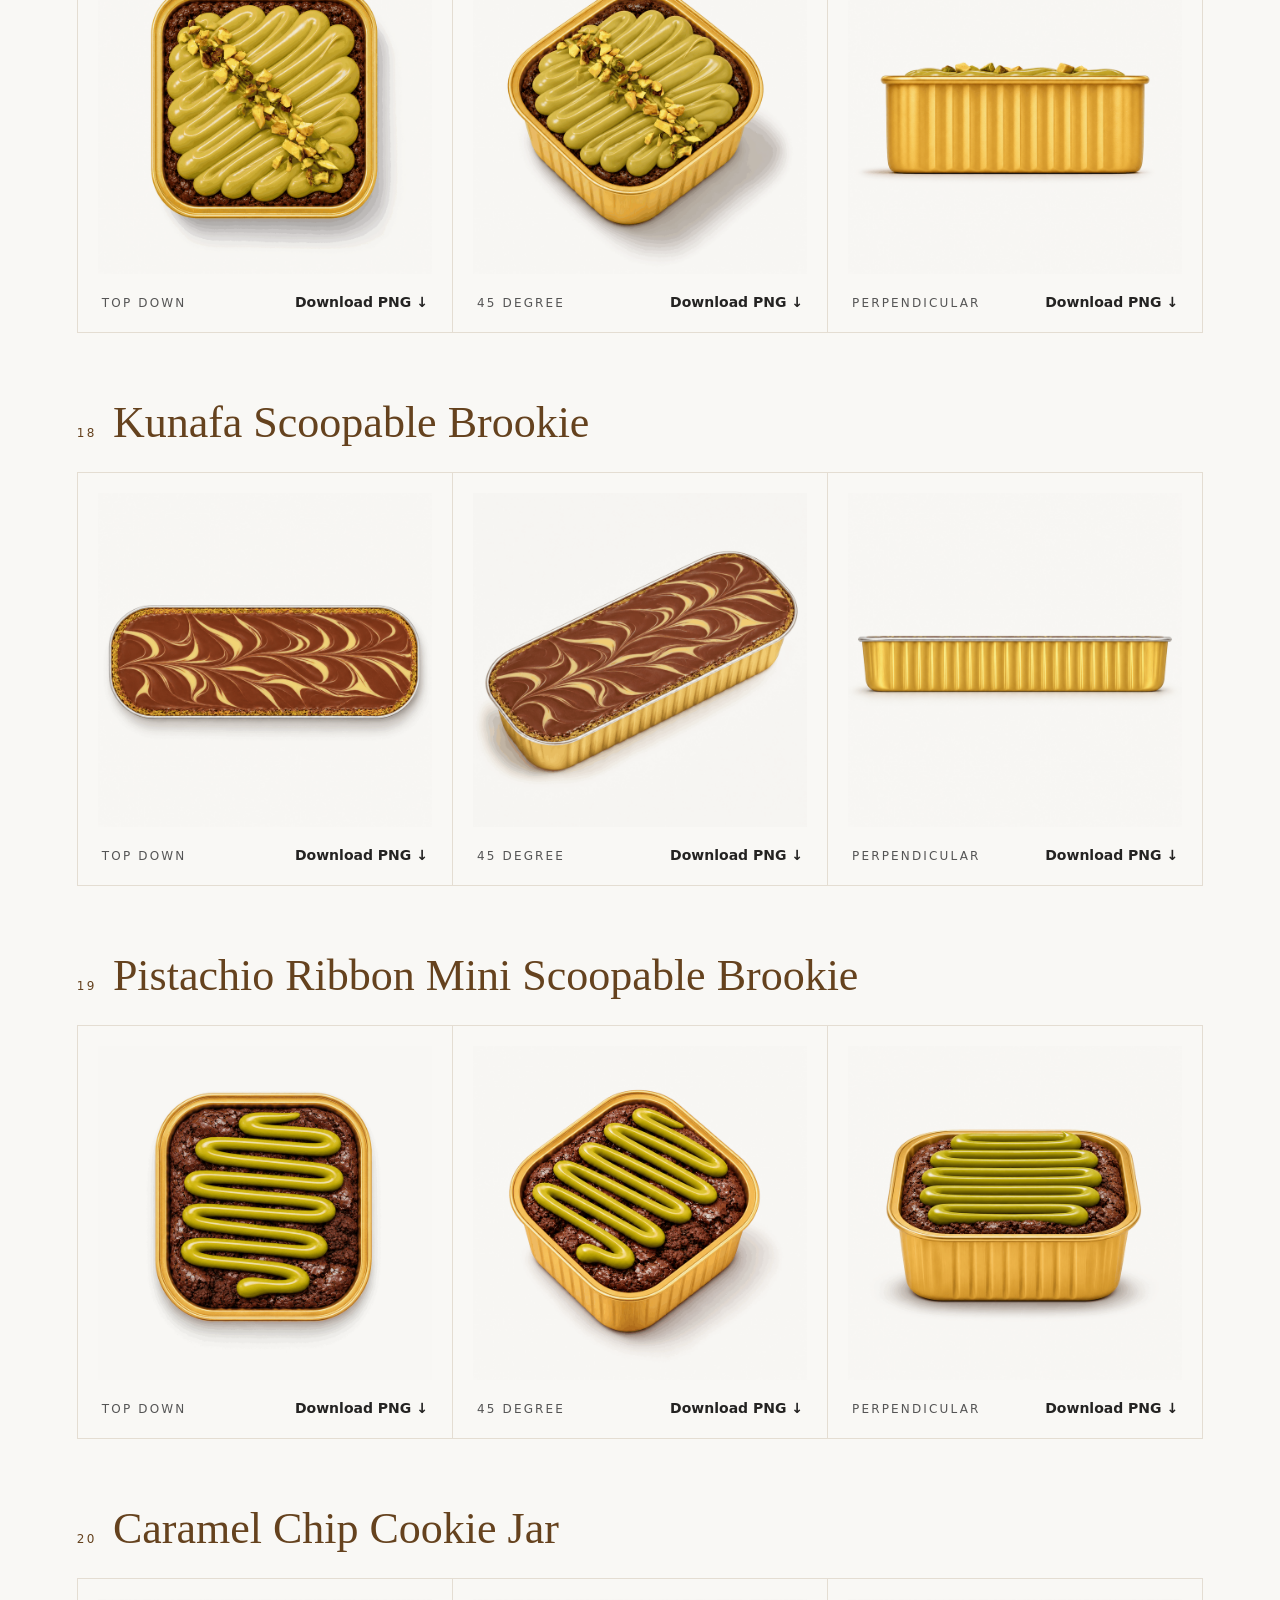
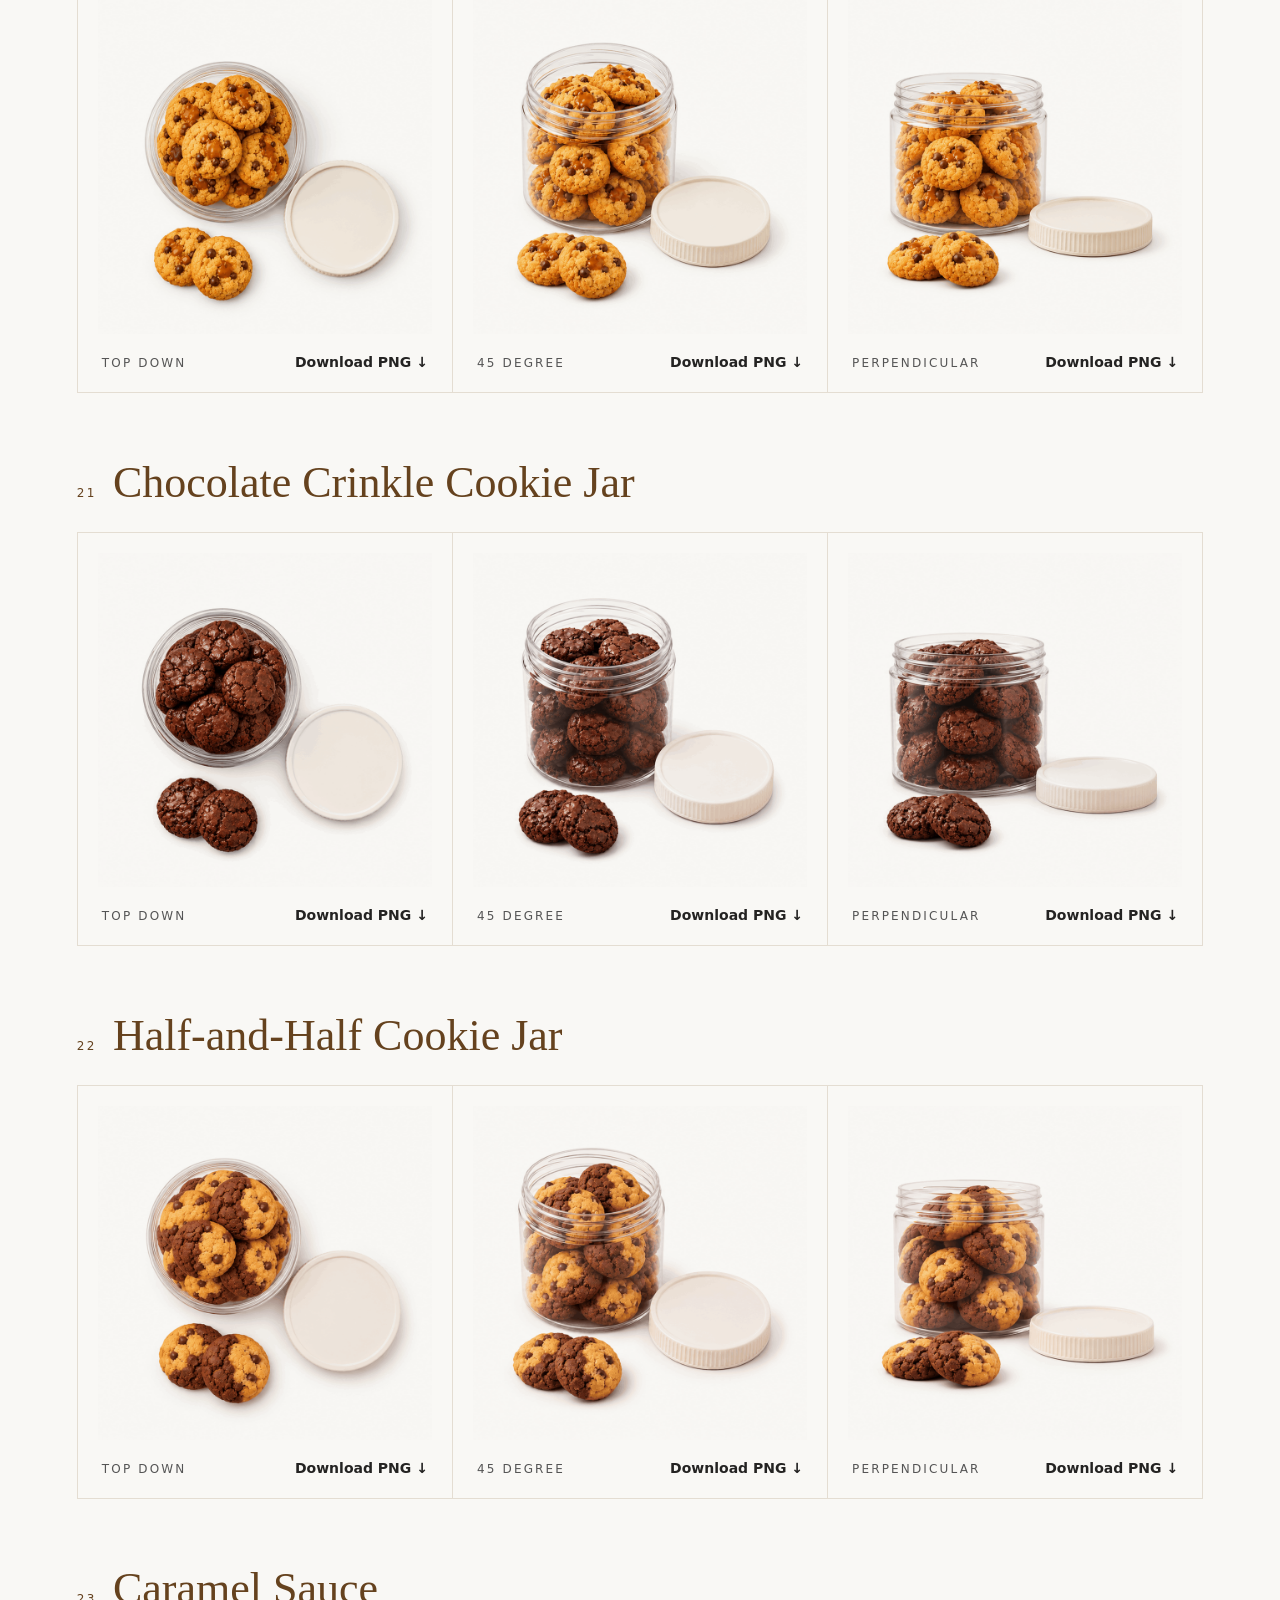
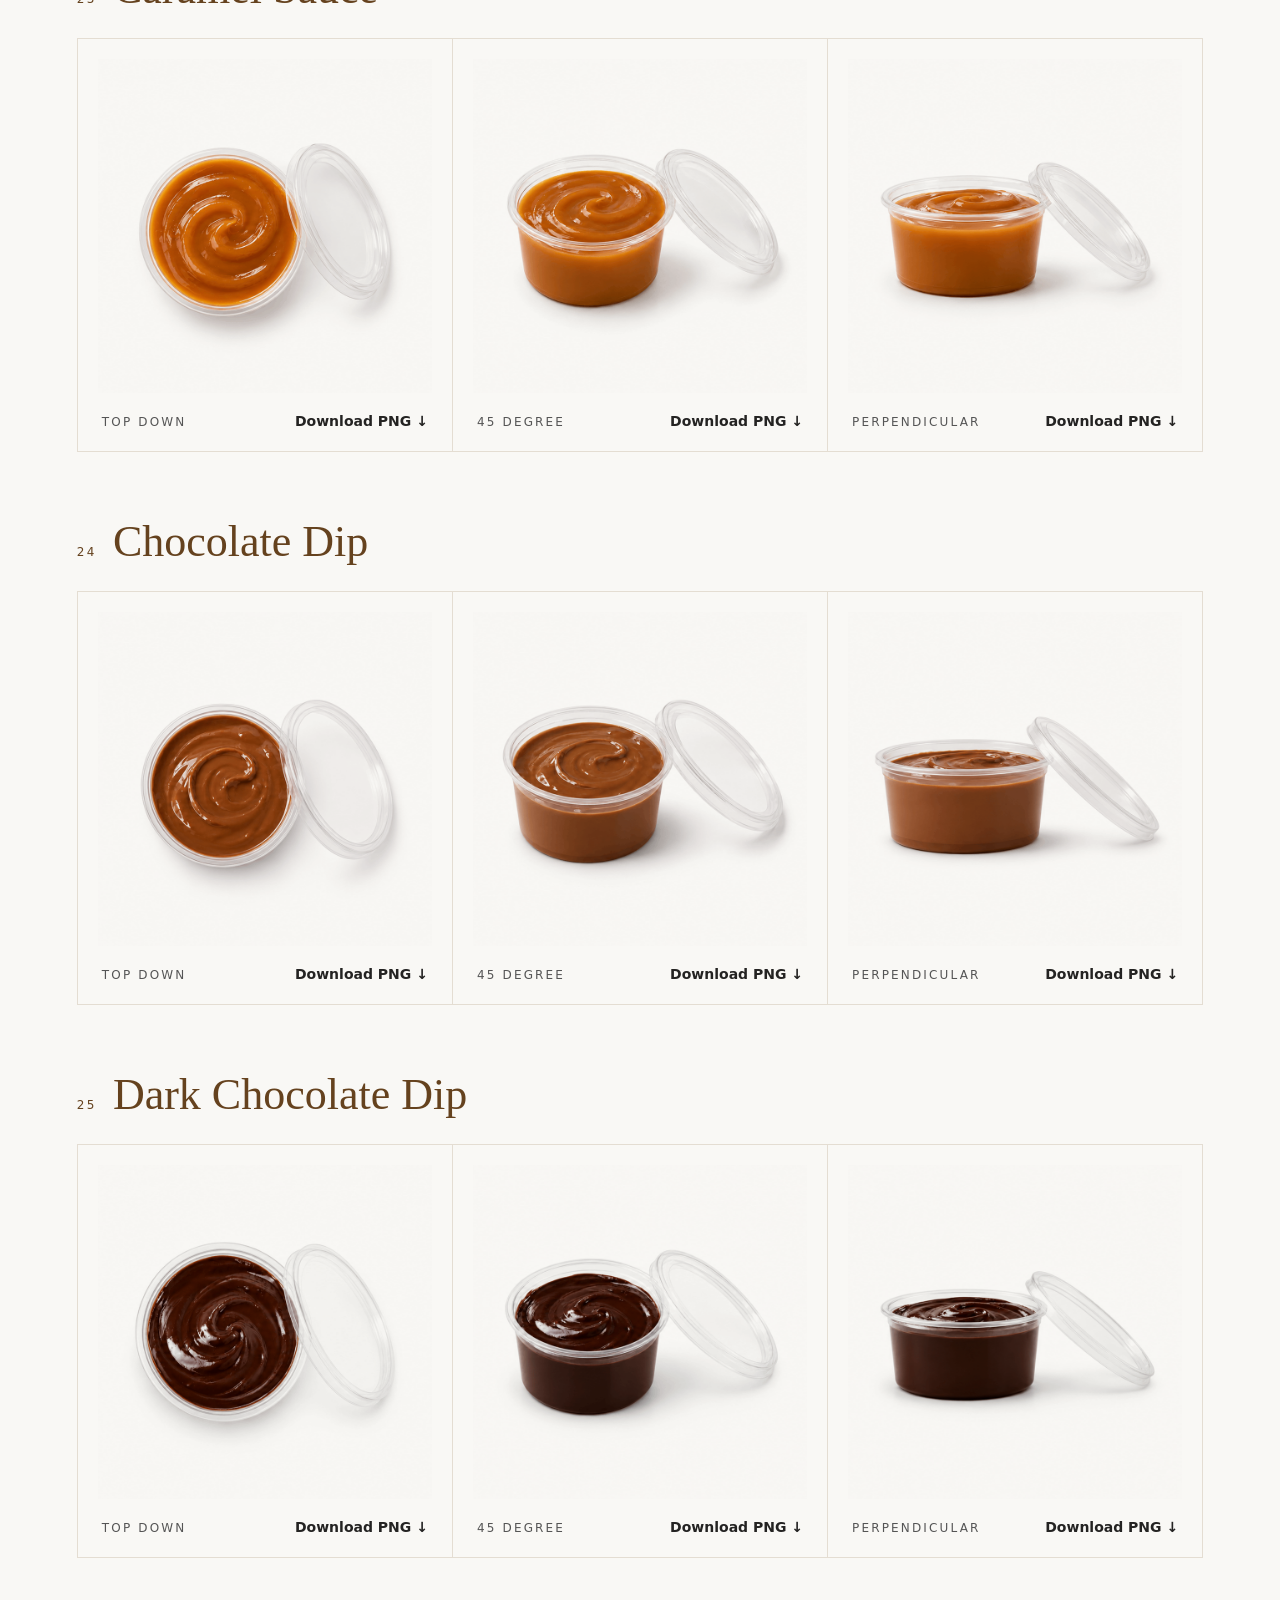
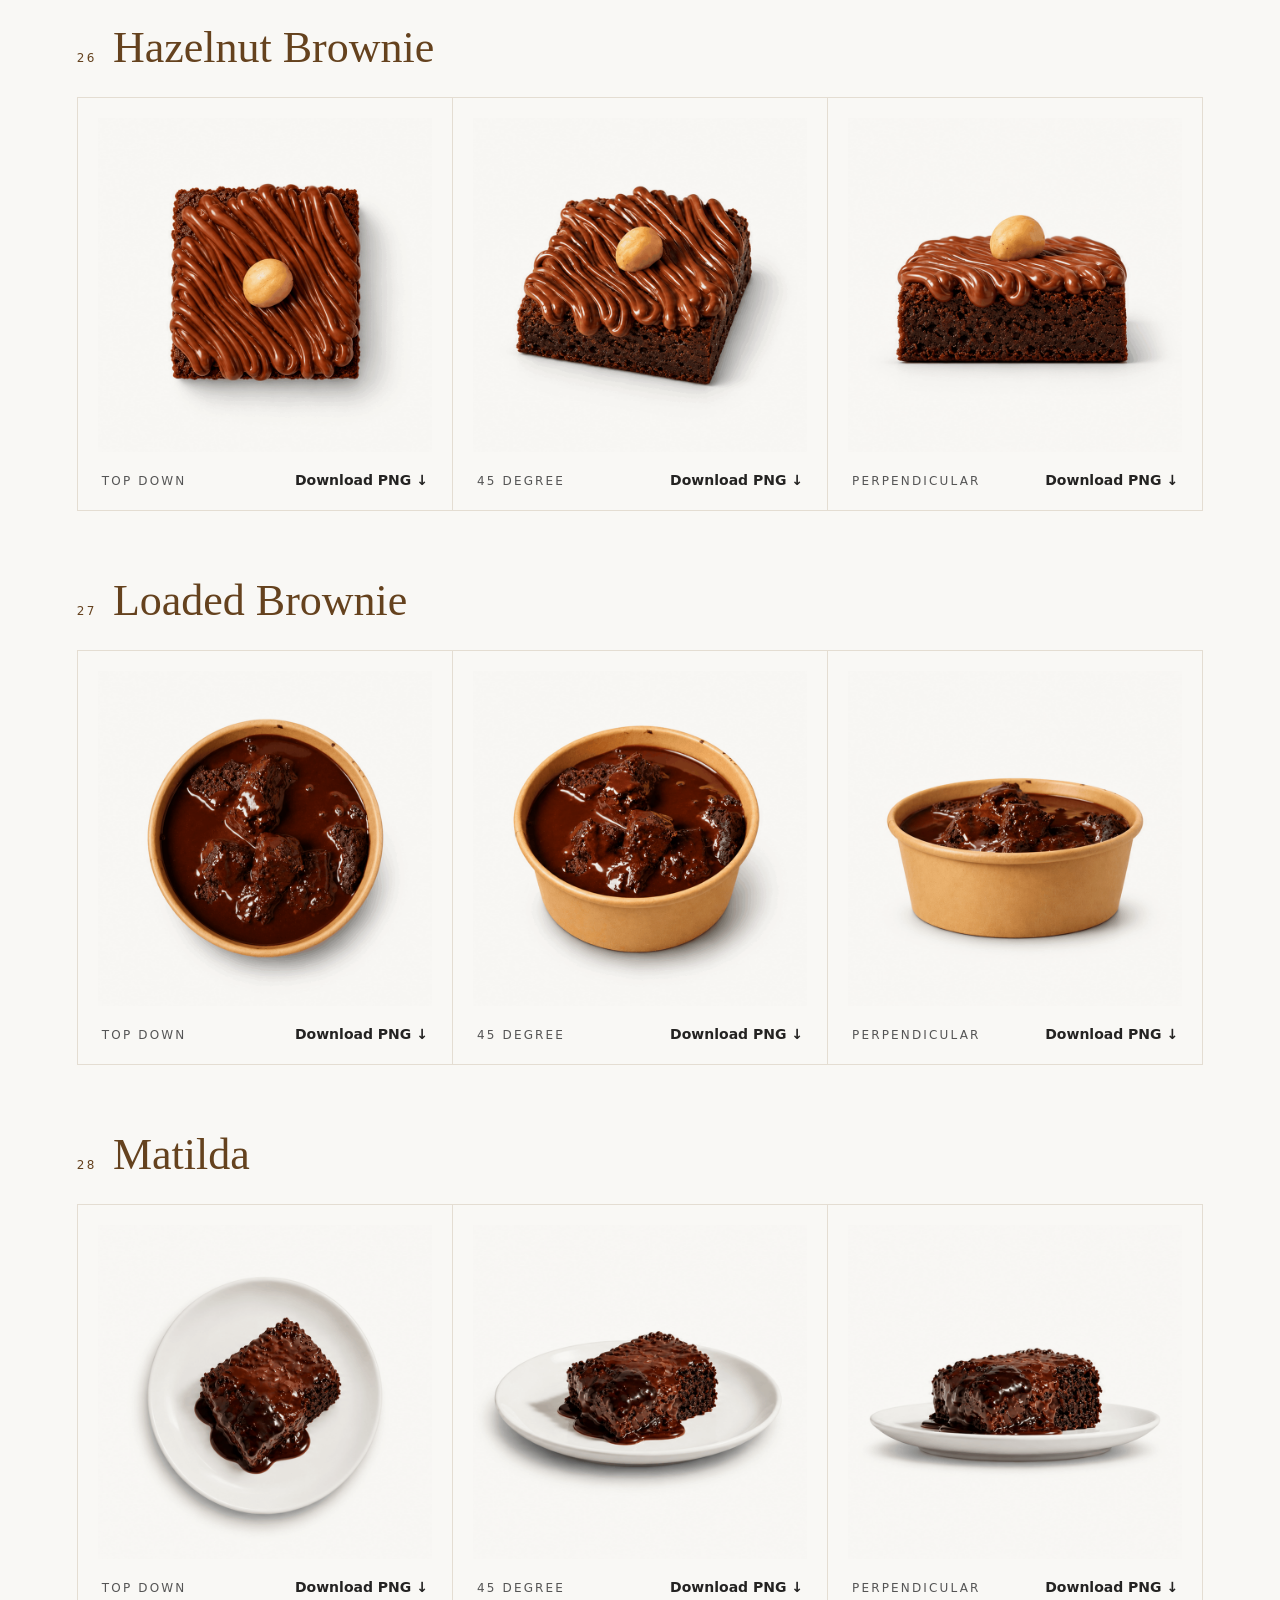
<file: TBH-Product-Gallery.html>
<!doctype html><html lang="en"><head><meta charset="utf-8"><meta name="viewport" content="width=device-width,initial-scale=1"><title>TBH Product Gallery — The Brookie House</title><meta name="robots" content="noindex"><link rel="icon" href="brand-assets/logos/tbh-brown-horizontal-logo.png"><style>
:root{--brown:#65421e;--ink:#242322;--cream:#f9f8f5;--line:#e4ddd2;--muted:#555}
*{box-sizing:border-box;margin:0;padding:0}
html{scroll-behavior:smooth}
body{background:var(--cream);color:var(--ink);font-family:"Nunito Sans",system-ui,-apple-system,Segoe UI,sans-serif;counter-reset:sec}
a{color:inherit}
.top{display:flex;align-items:center;justify-content:space-between;gap:24px;padding:32px 6vw 0}
.top img{height:48px;width:auto;display:block}
.crumbs{display:flex;gap:28px;font-size:14px;font-weight:700}
.crumbs a{text-decoration:none}.crumbs a:hover,.crumbs a[aria-current]{text-decoration:underline;text-underline-offset:4px}
header.hero{padding:24px 6vw 40px;border-bottom:1px solid var(--line)}
.eyebrow{letter-spacing:.2em;text-transform:uppercase;font-size:12px;color:var(--brown);margin-top:40px}
h1{font-family:Georgia,"Times New Roman",serif;font-weight:400;font-size:clamp(48px,9vw,128px);line-height:.92;letter-spacing:-.02em;color:var(--brown);margin-top:12px}
.lede{max-width:600px;margin-top:20px;line-height:1.6;color:var(--muted)}
.cta{display:inline-block;margin-top:28px;font-weight:700;font-size:14px;color:var(--cream);background:var(--brown);padding:14px 22px;text-decoration:none;transition:background .2s ease}
.cta:hover{background:var(--ink)}
nav.jump{position:sticky;top:0;z-index:5;background:rgba(249,248,245,.94);backdrop-filter:blur(8px);border-bottom:1px solid var(--line);padding:14px 6vw;display:flex;gap:8px 22px;overflow-x:auto;white-space:nowrap;font-size:13px;scrollbar-width:none}
nav.jump::-webkit-scrollbar{display:none}
nav.jump a{text-decoration:none;color:var(--muted)}nav.jump a:hover{color:var(--brown);text-decoration:underline;text-underline-offset:4px}
main{display:block}
section{counter-increment:sec;padding:64px 6vw 0;scroll-margin-top:56px}
section>h2{font-family:Georgia,serif;font-weight:400;font-size:clamp(28px,3.6vw,44px);color:var(--brown);display:flex;align-items:baseline;gap:16px;margin-bottom:24px}
section>h2::before{content:counter(sec,decimal-leading-zero);font-family:"Nunito Sans",system-ui,sans-serif;font-size:12px;letter-spacing:.2em;color:var(--brown)}
section>h3{font-size:12px;letter-spacing:.2em;text-transform:uppercase;color:var(--muted);font-weight:400;margin:28px 0 14px}
.grid{display:grid;gap:0;border-top:1px solid var(--line);border-left:1px solid var(--line)}
.grid>*{background:var(--cream);border-right:1px solid var(--line);border-bottom:1px solid var(--line);transition:background .25s ease}
.grid>*:hover{background:#fff}
footer{padding:48px 6vw 32px;margin-top:80px;border-top:1px solid var(--line);font-size:13px;color:#888;display:flex;justify-content:space-between;gap:16px;flex-wrap:wrap}
footer a{color:var(--brown);font-weight:700;text-decoration:none}footer a:hover{text-decoration:underline;text-underline-offset:4px}
@media (prefers-reduced-motion:reduce){html{scroll-behavior:auto}*{transition:none!important}}
@media(max-width:640px){.crumbs{gap:16px;font-size:13px}.top img{height:40px}}

.grid{grid-template-columns:repeat(3,minmax(0,1fr))}
figure{display:flex;flex-direction:column}
figure>a{display:block;padding:20px}
figure img{display:block;width:100%;height:auto;aspect-ratio:1;object-fit:contain;mix-blend-mode:multiply;transition:transform .35s cubic-bezier(.2,.7,.2,1)}
figure:hover img{transform:scale(1.03)}
figcaption{display:flex;justify-content:space-between;align-items:baseline;padding:0 24px 22px;font-size:12px;letter-spacing:.18em;text-transform:uppercase;color:var(--muted)}
figcaption a{letter-spacing:0;text-transform:none;font-weight:700;font-size:14px;color:var(--ink);text-decoration:none}
figcaption a::after{content:" ↓"}
figcaption a:hover{text-decoration:underline;text-underline-offset:4px}
@media(max-width:820px){.grid{grid-template-columns:repeat(2,minmax(0,1fr))}}
@media(max-width:520px){.grid{grid-template-columns:1fr}}
</style><link rel="stylesheet" href="motion.css"></head><body><div id="tbh-curtain" aria-hidden="true"><div class="tc-inner"><img class="tc-logo" src="brand-assets/logos/tbh-brown-horizontal-logo.png" alt="" fetchpriority="high"><div class="tc-line"></div><div class="tc-tag">Asset Hub</div></div></div><div class="top"><a href="index.html" aria-label="TBH Asset Hub home"><img src="brand-assets/logos/tbh-brown-horizontal-logo.png" alt="The Brookie House"></a><nav class="crumbs" aria-label="Asset Hub pages"><a href="index.html">Hub</a><a href="TBH-Brand-Assets.html">Brand Assets</a><a href="TBH-Product-Gallery.html" aria-current="page">Product Gallery</a></nav></div><header class="hero"><div class="eyebrow">Asset Hub · 02</div><h1>Product Gallery</h1><p class="lede">84 white-background PNGs for 28 products. Each product has a top-down, 45° and perpendicular view. Every PNG is 800 × 800 px and under 200 KB.</p><a class="cta" href="TBH-White-Background-PNGs.zip" download>Download all 84 PNGs ↓</a></header><nav class="jump" aria-label="Products"><a href="#classic-brookie-bites">Classic Brookie Bites</a><a href="#double-chocolate-brookie-bites-brownie-bites">Double Chocolate Brookie Bites / Brownie Bites</a><a href="#fudge-brownie-double-chocolate-brownie">Fudge Brownie / Double Chocolate Brownie</a><a href="#peanut-butter-brookie">Peanut Butter Brookie</a><a href="#lotus-cheesecake">Lotus Cheesecake</a><a href="#strawberry-cheesecake">Strawberry Cheesecake</a><a href="#tiramisu-cheesecake">Tiramisu Cheesecake</a><a href="#pistachio-dessert">Pistachio Dessert</a><a href="#classic-scoopable-brookie">Classic Scoopable Brookie</a><a href="#cinnamon-cheesecake-scoopable-brookie">Cinnamon Cheesecake Scoopable Brookie</a><a href="#double-chocolate-scoopable-brookie">Double Chocolate Scoopable Brookie</a><a href="#pistachio-chocolate-scoopable-brookie">Pistachio Chocolate Scoopable Brookie</a><a href="#classic-mini-scoopable-brookie">Classic Mini Scoopable Brookie</a><a href="#double-chocolate-mini-scoopable-brookie">Double Chocolate Mini Scoopable Brookie</a><a href="#cinnamon-cheesecake-mini-scoopable-brookie">Cinnamon Cheesecake Mini Scoopable Brookie</a><a href="#pistachio-chocolate-mini-scoopable-brookie">Pistachio Chocolate Mini Scoopable Brookie</a><a href="#pistachio-cream-mini-scoopable-brookie">Pistachio Cream Mini Scoopable Brookie</a><a href="#kunafa-scoopable-brookie">Kunafa Scoopable Brookie</a><a href="#pistachio-ribbon-mini-scoopable-brookie">Pistachio Ribbon Mini Scoopable Brookie</a><a href="#caramel-chip-cookie-jar">Caramel Chip Cookie Jar</a><a href="#chocolate-crinkle-cookie-jar">Chocolate Crinkle Cookie Jar</a><a href="#half-and-half-cookie-jar">Half-and-Half Cookie Jar</a><a href="#caramel-sauce">Caramel Sauce</a><a href="#chocolate-dip">Chocolate Dip</a><a href="#dark-chocolate-dip">Dark Chocolate Dip</a><a href="#hazelnut-brownie">Hazelnut Brownie</a><a href="#loaded-brownie">Loaded Brownie</a><a href="#matilda">Matilda</a></nav><main><section id="classic-brookie-bites"><h2>Classic Brookie Bites</h2><div class='grid'>
<figure><a data-png-id='classic-brookie-bites-top-down' download='classic-brookie-bites__top-down.png' aria-label='Download Classic Brookie Bites – Top down' href='png/classic-brookie-bites__top-down.png'><img id='classic-brookie-bites-top-down' alt='Classic Brookie Bites – Top down' width='800' height='800' loading='lazy' src='png/classic-brookie-bites__top-down.png'></a><figcaption>Top down <a data-png-id='classic-brookie-bites-top-down' download='classic-brookie-bites__top-down.png' href='png/classic-brookie-bites__top-down.png' aria-label='Download Classic Brookie Bites – Top down'>Download PNG</a></figcaption></figure>
<figure><a data-png-id='classic-brookie-bites-45-degree' download='classic-brookie-bites__45-degree.png' aria-label='Download Classic Brookie Bites – 45 degree' href='png/classic-brookie-bites__45-degree.png'><img id='classic-brookie-bites-45-degree' alt='Classic Brookie Bites – 45 degree' width='800' height='800' loading='lazy' src='png/classic-brookie-bites__45-degree.png'></a><figcaption>45 degree <a data-png-id='classic-brookie-bites-45-degree' download='classic-brookie-bites__45-degree.png' href='png/classic-brookie-bites__45-degree.png' aria-label='Download Classic Brookie Bites – 45 degree'>Download PNG</a></figcaption></figure>
<figure><a data-png-id='classic-brookie-bites-perpendicular' download='classic-brookie-bites__perpendicular.png' aria-label='Download Classic Brookie Bites – Perpendicular' href='png/classic-brookie-bites__perpendicular.png'><img id='classic-brookie-bites-perpendicular' alt='Classic Brookie Bites – Perpendicular' width='800' height='800' loading='lazy' src='png/classic-brookie-bites__perpendicular.png'></a><figcaption>Perpendicular <a data-png-id='classic-brookie-bites-perpendicular' download='classic-brookie-bites__perpendicular.png' href='png/classic-brookie-bites__perpendicular.png' aria-label='Download Classic Brookie Bites – Perpendicular'>Download PNG</a></figcaption></figure>
</div></section>
<section id="double-chocolate-brookie-bites-brownie-bites"><h2>Double Chocolate Brookie Bites / Brownie Bites</h2><div class='grid'>
<figure><a data-png-id='double-chocolate-brookie-bites-top-down' download='double-chocolate-brookie-bites__top-down.png' aria-label='Download Double Chocolate Brookie Bites / Brownie Bites – Top down' href='png/double-chocolate-brookie-bites__top-down.png'><img id='double-chocolate-brookie-bites-top-down' alt='Double Chocolate Brookie Bites / Brownie Bites – Top down' width='800' height='800' loading='lazy' src='png/double-chocolate-brookie-bites__top-down.png'></a><figcaption>Top down <a data-png-id='double-chocolate-brookie-bites-top-down' download='double-chocolate-brookie-bites__top-down.png' href='png/double-chocolate-brookie-bites__top-down.png' aria-label='Download Double Chocolate Brookie Bites / Brownie Bites – Top down'>Download PNG</a></figcaption></figure>
<figure><a data-png-id='double-chocolate-brookie-bites-45-degree' download='double-chocolate-brookie-bites__45-degree.png' aria-label='Download Double Chocolate Brookie Bites / Brownie Bites – 45 degree' href='png/double-chocolate-brookie-bites__45-degree.png'><img id='double-chocolate-brookie-bites-45-degree' alt='Double Chocolate Brookie Bites / Brownie Bites – 45 degree' width='800' height='800' loading='lazy' src='png/double-chocolate-brookie-bites__45-degree.png'></a><figcaption>45 degree <a data-png-id='double-chocolate-brookie-bites-45-degree' download='double-chocolate-brookie-bites__45-degree.png' href='png/double-chocolate-brookie-bites__45-degree.png' aria-label='Download Double Chocolate Brookie Bites / Brownie Bites – 45 degree'>Download PNG</a></figcaption></figure>
<figure><a data-png-id='double-chocolate-brookie-bites-perpendicular' download='double-chocolate-brookie-bites__perpendicular.png' aria-label='Download Double Chocolate Brookie Bites / Brownie Bites – Perpendicular' href='png/double-chocolate-brookie-bites__perpendicular.png'><img id='double-chocolate-brookie-bites-perpendicular' alt='Double Chocolate Brookie Bites / Brownie Bites – Perpendicular' width='800' height='800' loading='lazy' src='png/double-chocolate-brookie-bites__perpendicular.png'></a><figcaption>Perpendicular <a data-png-id='double-chocolate-brookie-bites-perpendicular' download='double-chocolate-brookie-bites__perpendicular.png' href='png/double-chocolate-brookie-bites__perpendicular.png' aria-label='Download Double Chocolate Brookie Bites / Brownie Bites – Perpendicular'>Download PNG</a></figcaption></figure>
</div></section>
<section id="fudge-brownie-double-chocolate-brownie"><h2>Fudge Brownie / Double Chocolate Brownie</h2><div class='grid'>
<figure><a data-png-id='double-chocolate-brownie-top-down' download='double-chocolate-brownie__top-down.png' aria-label='Download Fudge Brownie / Double Chocolate Brownie – Top down' href='png/double-chocolate-brownie__top-down.png'><img id='double-chocolate-brownie-top-down' alt='Fudge Brownie / Double Chocolate Brownie – Top down' width='800' height='800' loading='lazy' src='png/double-chocolate-brownie__top-down.png'></a><figcaption>Top down <a data-png-id='double-chocolate-brownie-top-down' download='double-chocolate-brownie__top-down.png' href='png/double-chocolate-brownie__top-down.png' aria-label='Download Fudge Brownie / Double Chocolate Brownie – Top down'>Download PNG</a></figcaption></figure>
<figure><a data-png-id='double-chocolate-brownie-45-degree' download='double-chocolate-brownie__45-degree.png' aria-label='Download Fudge Brownie / Double Chocolate Brownie – 45 degree' href='png/double-chocolate-brownie__45-degree.png'><img id='double-chocolate-brownie-45-degree' alt='Fudge Brownie / Double Chocolate Brownie – 45 degree' width='800' height='800' loading='lazy' src='png/double-chocolate-brownie__45-degree.png'></a><figcaption>45 degree <a data-png-id='double-chocolate-brownie-45-degree' download='double-chocolate-brownie__45-degree.png' href='png/double-chocolate-brownie__45-degree.png' aria-label='Download Fudge Brownie / Double Chocolate Brownie – 45 degree'>Download PNG</a></figcaption></figure>
<figure><a data-png-id='double-chocolate-brownie-perpendicular' download='double-chocolate-brownie__perpendicular.png' aria-label='Download Fudge Brownie / Double Chocolate Brownie – Perpendicular' href='png/double-chocolate-brownie__perpendicular.png'><img id='double-chocolate-brownie-perpendicular' alt='Fudge Brownie / Double Chocolate Brownie – Perpendicular' width='800' height='800' loading='lazy' src='png/double-chocolate-brownie__perpendicular.png'></a><figcaption>Perpendicular <a data-png-id='double-chocolate-brownie-perpendicular' download='double-chocolate-brownie__perpendicular.png' href='png/double-chocolate-brownie__perpendicular.png' aria-label='Download Fudge Brownie / Double Chocolate Brownie – Perpendicular'>Download PNG</a></figcaption></figure>
</div></section>
<section id="peanut-butter-brookie"><h2>Peanut Butter Brookie</h2><div class='grid'>
<figure><a data-png-id='peanut-butter-brookie-top-down' download='peanut-butter-brookie__top-down.png' aria-label='Download Peanut Butter Brookie – Top down' href='png/peanut-butter-brookie__top-down.png'><img id='peanut-butter-brookie-top-down' alt='Peanut Butter Brookie – Top down' width='800' height='800' loading='lazy' src='png/peanut-butter-brookie__top-down.png'></a><figcaption>Top down <a data-png-id='peanut-butter-brookie-top-down' download='peanut-butter-brookie__top-down.png' href='png/peanut-butter-brookie__top-down.png' aria-label='Download Peanut Butter Brookie – Top down'>Download PNG</a></figcaption></figure>
<figure><a data-png-id='peanut-butter-brookie-45-degree' download='peanut-butter-brookie__45-degree.png' aria-label='Download Peanut Butter Brookie – 45 degree' href='png/peanut-butter-brookie__45-degree.png'><img id='peanut-butter-brookie-45-degree' alt='Peanut Butter Brookie – 45 degree' width='800' height='800' loading='lazy' src='png/peanut-butter-brookie__45-degree.png'></a><figcaption>45 degree <a data-png-id='peanut-butter-brookie-45-degree' download='peanut-butter-brookie__45-degree.png' href='png/peanut-butter-brookie__45-degree.png' aria-label='Download Peanut Butter Brookie – 45 degree'>Download PNG</a></figcaption></figure>
<figure><a data-png-id='peanut-butter-brookie-perpendicular' download='peanut-butter-brookie__perpendicular.png' aria-label='Download Peanut Butter Brookie – Perpendicular' href='png/peanut-butter-brookie__perpendicular.png'><img id='peanut-butter-brookie-perpendicular' alt='Peanut Butter Brookie – Perpendicular' width='800' height='800' loading='lazy' src='png/peanut-butter-brookie__perpendicular.png'></a><figcaption>Perpendicular <a data-png-id='peanut-butter-brookie-perpendicular' download='peanut-butter-brookie__perpendicular.png' href='png/peanut-butter-brookie__perpendicular.png' aria-label='Download Peanut Butter Brookie – Perpendicular'>Download PNG</a></figcaption></figure>
</div></section>
<section id="lotus-cheesecake"><h2>Lotus Cheesecake</h2><div class='grid'>
<figure><a data-png-id='lotus-cheesecake-top-down' download='lotus-cheesecake__top-down.png' aria-label='Download Lotus Cheesecake – Top down' href='png/lotus-cheesecake__top-down.png'><img id='lotus-cheesecake-top-down' alt='Lotus Cheesecake – Top down' width='800' height='800' loading='lazy' src='png/lotus-cheesecake__top-down.png'></a><figcaption>Top down <a data-png-id='lotus-cheesecake-top-down' download='lotus-cheesecake__top-down.png' href='png/lotus-cheesecake__top-down.png' aria-label='Download Lotus Cheesecake – Top down'>Download PNG</a></figcaption></figure>
<figure><a data-png-id='lotus-cheesecake-45-degree' download='lotus-cheesecake__45-degree.png' aria-label='Download Lotus Cheesecake – 45 degree' href='png/lotus-cheesecake__45-degree.png'><img id='lotus-cheesecake-45-degree' alt='Lotus Cheesecake – 45 degree' width='800' height='800' loading='lazy' src='png/lotus-cheesecake__45-degree.png'></a><figcaption>45 degree <a data-png-id='lotus-cheesecake-45-degree' download='lotus-cheesecake__45-degree.png' href='png/lotus-cheesecake__45-degree.png' aria-label='Download Lotus Cheesecake – 45 degree'>Download PNG</a></figcaption></figure>
<figure><a data-png-id='lotus-cheesecake-perpendicular' download='lotus-cheesecake__perpendicular.png' aria-label='Download Lotus Cheesecake – Perpendicular' href='png/lotus-cheesecake__perpendicular.png'><img id='lotus-cheesecake-perpendicular' alt='Lotus Cheesecake – Perpendicular' width='800' height='800' loading='lazy' src='png/lotus-cheesecake__perpendicular.png'></a><figcaption>Perpendicular <a data-png-id='lotus-cheesecake-perpendicular' download='lotus-cheesecake__perpendicular.png' href='png/lotus-cheesecake__perpendicular.png' aria-label='Download Lotus Cheesecake – Perpendicular'>Download PNG</a></figcaption></figure>
</div></section>
<section id="strawberry-cheesecake"><h2>Strawberry Cheesecake</h2><div class='grid'>
<figure><a data-png-id='strawberry-cheesecake-top-down' download='strawberry-cheesecake__top-down.png' aria-label='Download Strawberry Cheesecake – Top down' href='png/strawberry-cheesecake__top-down.png'><img id='strawberry-cheesecake-top-down' alt='Strawberry Cheesecake – Top down' width='800' height='800' loading='lazy' src='png/strawberry-cheesecake__top-down.png'></a><figcaption>Top down <a data-png-id='strawberry-cheesecake-top-down' download='strawberry-cheesecake__top-down.png' href='png/strawberry-cheesecake__top-down.png' aria-label='Download Strawberry Cheesecake – Top down'>Download PNG</a></figcaption></figure>
<figure><a data-png-id='strawberry-cheesecake-45-degree' download='strawberry-cheesecake__45-degree.png' aria-label='Download Strawberry Cheesecake – 45 degree' href='png/strawberry-cheesecake__45-degree.png'><img id='strawberry-cheesecake-45-degree' alt='Strawberry Cheesecake – 45 degree' width='800' height='800' loading='lazy' src='png/strawberry-cheesecake__45-degree.png'></a><figcaption>45 degree <a data-png-id='strawberry-cheesecake-45-degree' download='strawberry-cheesecake__45-degree.png' href='png/strawberry-cheesecake__45-degree.png' aria-label='Download Strawberry Cheesecake – 45 degree'>Download PNG</a></figcaption></figure>
<figure><a data-png-id='strawberry-cheesecake-perpendicular' download='strawberry-cheesecake__perpendicular.png' aria-label='Download Strawberry Cheesecake – Perpendicular' href='png/strawberry-cheesecake__perpendicular.png'><img id='strawberry-cheesecake-perpendicular' alt='Strawberry Cheesecake – Perpendicular' width='800' height='800' loading='lazy' src='png/strawberry-cheesecake__perpendicular.png'></a><figcaption>Perpendicular <a data-png-id='strawberry-cheesecake-perpendicular' download='strawberry-cheesecake__perpendicular.png' href='png/strawberry-cheesecake__perpendicular.png' aria-label='Download Strawberry Cheesecake – Perpendicular'>Download PNG</a></figcaption></figure>
</div></section>
<section id="tiramisu-cheesecake"><h2>Tiramisu Cheesecake</h2><div class='grid'>
<figure><a data-png-id='tiramisu-top-down' download='tiramisu__top-down.png' aria-label='Download Tiramisu Cheesecake – Top down' href='png/tiramisu__top-down.png'><img id='tiramisu-top-down' alt='Tiramisu Cheesecake – Top down' width='800' height='800' loading='lazy' src='png/tiramisu__top-down.png'></a><figcaption>Top down <a data-png-id='tiramisu-top-down' download='tiramisu__top-down.png' href='png/tiramisu__top-down.png' aria-label='Download Tiramisu Cheesecake – Top down'>Download PNG</a></figcaption></figure>
<figure><a data-png-id='tiramisu-45-degree' download='tiramisu__45-degree.png' aria-label='Download Tiramisu Cheesecake – 45 degree' href='png/tiramisu__45-degree.png'><img id='tiramisu-45-degree' alt='Tiramisu Cheesecake – 45 degree' width='800' height='800' loading='lazy' src='png/tiramisu__45-degree.png'></a><figcaption>45 degree <a data-png-id='tiramisu-45-degree' download='tiramisu__45-degree.png' href='png/tiramisu__45-degree.png' aria-label='Download Tiramisu Cheesecake – 45 degree'>Download PNG</a></figcaption></figure>
<figure><a data-png-id='tiramisu-perpendicular' download='tiramisu__perpendicular.png' aria-label='Download Tiramisu Cheesecake – Perpendicular' href='png/tiramisu__perpendicular.png'><img id='tiramisu-perpendicular' alt='Tiramisu Cheesecake – Perpendicular' width='800' height='800' loading='lazy' src='png/tiramisu__perpendicular.png'></a><figcaption>Perpendicular <a data-png-id='tiramisu-perpendicular' download='tiramisu__perpendicular.png' href='png/tiramisu__perpendicular.png' aria-label='Download Tiramisu Cheesecake – Perpendicular'>Download PNG</a></figcaption></figure>
</div></section>
<section id="pistachio-dessert"><h2>Pistachio Dessert</h2><div class='grid'>
<figure><a data-png-id='pistachio-dessert-top-down' download='pistachio-dessert__top-down.png' aria-label='Download Pistachio Dessert – Top down' href='png/pistachio-dessert__top-down.png'><img id='pistachio-dessert-top-down' alt='Pistachio Dessert – Top down' width='800' height='800' loading='lazy' src='png/pistachio-dessert__top-down.png'></a><figcaption>Top down <a data-png-id='pistachio-dessert-top-down' download='pistachio-dessert__top-down.png' href='png/pistachio-dessert__top-down.png' aria-label='Download Pistachio Dessert – Top down'>Download PNG</a></figcaption></figure>
<figure><a data-png-id='pistachio-dessert-45-degree' download='pistachio-dessert__45-degree.png' aria-label='Download Pistachio Dessert – 45 degree' href='png/pistachio-dessert__45-degree.png'><img id='pistachio-dessert-45-degree' alt='Pistachio Dessert – 45 degree' width='800' height='800' loading='lazy' src='png/pistachio-dessert__45-degree.png'></a><figcaption>45 degree <a data-png-id='pistachio-dessert-45-degree' download='pistachio-dessert__45-degree.png' href='png/pistachio-dessert__45-degree.png' aria-label='Download Pistachio Dessert – 45 degree'>Download PNG</a></figcaption></figure>
<figure><a data-png-id='pistachio-dessert-perpendicular' download='pistachio-dessert__perpendicular.png' aria-label='Download Pistachio Dessert – Perpendicular' href='png/pistachio-dessert__perpendicular.png'><img id='pistachio-dessert-perpendicular' alt='Pistachio Dessert – Perpendicular' width='800' height='800' loading='lazy' src='png/pistachio-dessert__perpendicular.png'></a><figcaption>Perpendicular <a data-png-id='pistachio-dessert-perpendicular' download='pistachio-dessert__perpendicular.png' href='png/pistachio-dessert__perpendicular.png' aria-label='Download Pistachio Dessert – Perpendicular'>Download PNG</a></figcaption></figure>
</div></section>
<section id="classic-scoopable-brookie"><h2>Classic Scoopable Brookie</h2><div class='grid'>
<figure><a data-png-id='classic-brookie-in-tin-top-down' download='classic-brookie-in-tin__top-down.png' aria-label='Download Classic Scoopable Brookie – Top down' href='png/classic-brookie-in-tin__top-down.png'><img id='classic-brookie-in-tin-top-down' alt='Classic Scoopable Brookie – Top down' width='800' height='800' loading='lazy' src='png/classic-brookie-in-tin__top-down.png'></a><figcaption>Top down <a data-png-id='classic-brookie-in-tin-top-down' download='classic-brookie-in-tin__top-down.png' href='png/classic-brookie-in-tin__top-down.png' aria-label='Download Classic Scoopable Brookie – Top down'>Download PNG</a></figcaption></figure>
<figure><a data-png-id='classic-brookie-in-tin-45-degree' download='classic-brookie-in-tin__45-degree.png' aria-label='Download Classic Scoopable Brookie – 45 degree' href='png/classic-brookie-in-tin__45-degree.png'><img id='classic-brookie-in-tin-45-degree' alt='Classic Scoopable Brookie – 45 degree' width='800' height='800' loading='lazy' src='png/classic-brookie-in-tin__45-degree.png'></a><figcaption>45 degree <a data-png-id='classic-brookie-in-tin-45-degree' download='classic-brookie-in-tin__45-degree.png' href='png/classic-brookie-in-tin__45-degree.png' aria-label='Download Classic Scoopable Brookie – 45 degree'>Download PNG</a></figcaption></figure>
<figure><a data-png-id='classic-brookie-in-tin-perpendicular' download='classic-brookie-in-tin__perpendicular.png' aria-label='Download Classic Scoopable Brookie – Perpendicular' href='png/classic-brookie-in-tin__perpendicular.png'><img id='classic-brookie-in-tin-perpendicular' alt='Classic Scoopable Brookie – Perpendicular' width='800' height='800' loading='lazy' src='png/classic-brookie-in-tin__perpendicular.png'></a><figcaption>Perpendicular <a data-png-id='classic-brookie-in-tin-perpendicular' download='classic-brookie-in-tin__perpendicular.png' href='png/classic-brookie-in-tin__perpendicular.png' aria-label='Download Classic Scoopable Brookie – Perpendicular'>Download PNG</a></figcaption></figure>
</div></section>
<section id="cinnamon-cheesecake-scoopable-brookie"><h2>Cinnamon Cheesecake Scoopable Brookie</h2><div class='grid'>
<figure><a data-png-id='cinnamon-cheesecake-brookie-in-tin-top-down' download='cinnamon-cheesecake-brookie-in-tin__top-down.png' aria-label='Download Cinnamon Cheesecake Scoopable Brookie – Top down' href='png/cinnamon-cheesecake-brookie-in-tin__top-down.png'><img id='cinnamon-cheesecake-brookie-in-tin-top-down' alt='Cinnamon Cheesecake Scoopable Brookie – Top down' width='800' height='800' loading='lazy' src='png/cinnamon-cheesecake-brookie-in-tin__top-down.png'></a><figcaption>Top down <a data-png-id='cinnamon-cheesecake-brookie-in-tin-top-down' download='cinnamon-cheesecake-brookie-in-tin__top-down.png' href='png/cinnamon-cheesecake-brookie-in-tin__top-down.png' aria-label='Download Cinnamon Cheesecake Scoopable Brookie – Top down'>Download PNG</a></figcaption></figure>
<figure><a data-png-id='cinnamon-cheesecake-brookie-in-tin-45-degree' download='cinnamon-cheesecake-brookie-in-tin__45-degree.png' aria-label='Download Cinnamon Cheesecake Scoopable Brookie – 45 degree' href='png/cinnamon-cheesecake-brookie-in-tin__45-degree.png'><img id='cinnamon-cheesecake-brookie-in-tin-45-degree' alt='Cinnamon Cheesecake Scoopable Brookie – 45 degree' width='800' height='800' loading='lazy' src='png/cinnamon-cheesecake-brookie-in-tin__45-degree.png'></a><figcaption>45 degree <a data-png-id='cinnamon-cheesecake-brookie-in-tin-45-degree' download='cinnamon-cheesecake-brookie-in-tin__45-degree.png' href='png/cinnamon-cheesecake-brookie-in-tin__45-degree.png' aria-label='Download Cinnamon Cheesecake Scoopable Brookie – 45 degree'>Download PNG</a></figcaption></figure>
<figure><a data-png-id='cinnamon-cheesecake-brookie-in-tin-perpendicular' download='cinnamon-cheesecake-brookie-in-tin__perpendicular.png' aria-label='Download Cinnamon Cheesecake Scoopable Brookie – Perpendicular' href='png/cinnamon-cheesecake-brookie-in-tin__perpendicular.png'><img id='cinnamon-cheesecake-brookie-in-tin-perpendicular' alt='Cinnamon Cheesecake Scoopable Brookie – Perpendicular' width='800' height='800' loading='lazy' src='png/cinnamon-cheesecake-brookie-in-tin__perpendicular.png'></a><figcaption>Perpendicular <a data-png-id='cinnamon-cheesecake-brookie-in-tin-perpendicular' download='cinnamon-cheesecake-brookie-in-tin__perpendicular.png' href='png/cinnamon-cheesecake-brookie-in-tin__perpendicular.png' aria-label='Download Cinnamon Cheesecake Scoopable Brookie – Perpendicular'>Download PNG</a></figcaption></figure>
</div></section>
<section id="double-chocolate-scoopable-brookie"><h2>Double Chocolate Scoopable Brookie</h2><div class='grid'>
<figure><a data-png-id='double-chocolate-brookie-in-tin-top-down' download='double-chocolate-brookie-in-tin__top-down.png' aria-label='Download Double Chocolate Scoopable Brookie – Top down' href='png/double-chocolate-brookie-in-tin__top-down.png'><img id='double-chocolate-brookie-in-tin-top-down' alt='Double Chocolate Scoopable Brookie – Top down' width='800' height='800' loading='lazy' src='png/double-chocolate-brookie-in-tin__top-down.png'></a><figcaption>Top down <a data-png-id='double-chocolate-brookie-in-tin-top-down' download='double-chocolate-brookie-in-tin__top-down.png' href='png/double-chocolate-brookie-in-tin__top-down.png' aria-label='Download Double Chocolate Scoopable Brookie – Top down'>Download PNG</a></figcaption></figure>
<figure><a data-png-id='double-chocolate-brookie-in-tin-45-degree' download='double-chocolate-brookie-in-tin__45-degree.png' aria-label='Download Double Chocolate Scoopable Brookie – 45 degree' href='png/double-chocolate-brookie-in-tin__45-degree.png'><img id='double-chocolate-brookie-in-tin-45-degree' alt='Double Chocolate Scoopable Brookie – 45 degree' width='800' height='800' loading='lazy' src='png/double-chocolate-brookie-in-tin__45-degree.png'></a><figcaption>45 degree <a data-png-id='double-chocolate-brookie-in-tin-45-degree' download='double-chocolate-brookie-in-tin__45-degree.png' href='png/double-chocolate-brookie-in-tin__45-degree.png' aria-label='Download Double Chocolate Scoopable Brookie – 45 degree'>Download PNG</a></figcaption></figure>
<figure><a data-png-id='double-chocolate-brookie-in-tin-perpendicular' download='double-chocolate-brookie-in-tin__perpendicular.png' aria-label='Download Double Chocolate Scoopable Brookie – Perpendicular' href='png/double-chocolate-brookie-in-tin__perpendicular.png'><img id='double-chocolate-brookie-in-tin-perpendicular' alt='Double Chocolate Scoopable Brookie – Perpendicular' width='800' height='800' loading='lazy' src='png/double-chocolate-brookie-in-tin__perpendicular.png'></a><figcaption>Perpendicular <a data-png-id='double-chocolate-brookie-in-tin-perpendicular' download='double-chocolate-brookie-in-tin__perpendicular.png' href='png/double-chocolate-brookie-in-tin__perpendicular.png' aria-label='Download Double Chocolate Scoopable Brookie – Perpendicular'>Download PNG</a></figcaption></figure>
</div></section>
<section id="pistachio-chocolate-scoopable-brookie"><h2>Pistachio Chocolate Scoopable Brookie</h2><div class='grid'>
<figure><a data-png-id='pistachio-chocolate-brookie-in-tin-top-down' download='pistachio-chocolate-brookie-in-tin__top-down.png' aria-label='Download Pistachio Chocolate Scoopable Brookie – Top down' href='png/pistachio-chocolate-brookie-in-tin__top-down.png'><img id='pistachio-chocolate-brookie-in-tin-top-down' alt='Pistachio Chocolate Scoopable Brookie – Top down' width='800' height='800' loading='lazy' src='png/pistachio-chocolate-brookie-in-tin__top-down.png'></a><figcaption>Top down <a data-png-id='pistachio-chocolate-brookie-in-tin-top-down' download='pistachio-chocolate-brookie-in-tin__top-down.png' href='png/pistachio-chocolate-brookie-in-tin__top-down.png' aria-label='Download Pistachio Chocolate Scoopable Brookie – Top down'>Download PNG</a></figcaption></figure>
<figure><a data-png-id='pistachio-chocolate-brookie-in-tin-45-degree' download='pistachio-chocolate-brookie-in-tin__45-degree.png' aria-label='Download Pistachio Chocolate Scoopable Brookie – 45 degree' href='png/pistachio-chocolate-brookie-in-tin__45-degree.png'><img id='pistachio-chocolate-brookie-in-tin-45-degree' alt='Pistachio Chocolate Scoopable Brookie – 45 degree' width='800' height='800' loading='lazy' src='png/pistachio-chocolate-brookie-in-tin__45-degree.png'></a><figcaption>45 degree <a data-png-id='pistachio-chocolate-brookie-in-tin-45-degree' download='pistachio-chocolate-brookie-in-tin__45-degree.png' href='png/pistachio-chocolate-brookie-in-tin__45-degree.png' aria-label='Download Pistachio Chocolate Scoopable Brookie – 45 degree'>Download PNG</a></figcaption></figure>
<figure><a data-png-id='pistachio-chocolate-brookie-in-tin-perpendicular' download='pistachio-chocolate-brookie-in-tin__perpendicular.png' aria-label='Download Pistachio Chocolate Scoopable Brookie – Perpendicular' href='png/pistachio-chocolate-brookie-in-tin__perpendicular.png'><img id='pistachio-chocolate-brookie-in-tin-perpendicular' alt='Pistachio Chocolate Scoopable Brookie – Perpendicular' width='800' height='800' loading='lazy' src='png/pistachio-chocolate-brookie-in-tin__perpendicular.png'></a><figcaption>Perpendicular <a data-png-id='pistachio-chocolate-brookie-in-tin-perpendicular' download='pistachio-chocolate-brookie-in-tin__perpendicular.png' href='png/pistachio-chocolate-brookie-in-tin__perpendicular.png' aria-label='Download Pistachio Chocolate Scoopable Brookie – Perpendicular'>Download PNG</a></figcaption></figure>
</div></section>
<section id="classic-mini-scoopable-brookie"><h2>Classic Mini Scoopable Brookie</h2><div class='grid'>
<figure><a data-png-id='mini-classic-top-down' download='mini-classic__top-down.png' aria-label='Download Classic Mini Scoopable Brookie – Top down' href='png/mini-classic__top-down.png'><img id='mini-classic-top-down' alt='Classic Mini Scoopable Brookie – Top down' width='800' height='800' loading='lazy' src='png/mini-classic__top-down.png'></a><figcaption>Top down <a data-png-id='mini-classic-top-down' download='mini-classic__top-down.png' href='png/mini-classic__top-down.png' aria-label='Download Classic Mini Scoopable Brookie – Top down'>Download PNG</a></figcaption></figure>
<figure><a data-png-id='mini-classic-45-degree' download='mini-classic__45-degree.png' aria-label='Download Classic Mini Scoopable Brookie – 45 degree' href='png/mini-classic__45-degree.png'><img id='mini-classic-45-degree' alt='Classic Mini Scoopable Brookie – 45 degree' width='800' height='800' loading='lazy' src='png/mini-classic__45-degree.png'></a><figcaption>45 degree <a data-png-id='mini-classic-45-degree' download='mini-classic__45-degree.png' href='png/mini-classic__45-degree.png' aria-label='Download Classic Mini Scoopable Brookie – 45 degree'>Download PNG</a></figcaption></figure>
<figure><a data-png-id='mini-classic-perpendicular' download='mini-classic__perpendicular.png' aria-label='Download Classic Mini Scoopable Brookie – Perpendicular' href='png/mini-classic__perpendicular.png'><img id='mini-classic-perpendicular' alt='Classic Mini Scoopable Brookie – Perpendicular' width='800' height='800' loading='lazy' src='png/mini-classic__perpendicular.png'></a><figcaption>Perpendicular <a data-png-id='mini-classic-perpendicular' download='mini-classic__perpendicular.png' href='png/mini-classic__perpendicular.png' aria-label='Download Classic Mini Scoopable Brookie – Perpendicular'>Download PNG</a></figcaption></figure>
</div></section>
<section id="double-chocolate-mini-scoopable-brookie"><h2>Double Chocolate Mini Scoopable Brookie</h2><div class='grid'>
<figure><a data-png-id='mini-double-chocolate-top-down' download='mini-double-chocolate__top-down.png' aria-label='Download Double Chocolate Mini Scoopable Brookie – Top down' href='png/mini-double-chocolate__top-down.png'><img id='mini-double-chocolate-top-down' alt='Double Chocolate Mini Scoopable Brookie – Top down' width='800' height='800' loading='lazy' src='png/mini-double-chocolate__top-down.png'></a><figcaption>Top down <a data-png-id='mini-double-chocolate-top-down' download='mini-double-chocolate__top-down.png' href='png/mini-double-chocolate__top-down.png' aria-label='Download Double Chocolate Mini Scoopable Brookie – Top down'>Download PNG</a></figcaption></figure>
<figure><a data-png-id='mini-double-chocolate-45-degree' download='mini-double-chocolate__45-degree.png' aria-label='Download Double Chocolate Mini Scoopable Brookie – 45 degree' href='png/mini-double-chocolate__45-degree.png'><img id='mini-double-chocolate-45-degree' alt='Double Chocolate Mini Scoopable Brookie – 45 degree' width='800' height='800' loading='lazy' src='png/mini-double-chocolate__45-degree.png'></a><figcaption>45 degree <a data-png-id='mini-double-chocolate-45-degree' download='mini-double-chocolate__45-degree.png' href='png/mini-double-chocolate__45-degree.png' aria-label='Download Double Chocolate Mini Scoopable Brookie – 45 degree'>Download PNG</a></figcaption></figure>
<figure><a data-png-id='mini-double-chocolate-perpendicular' download='mini-double-chocolate__perpendicular.png' aria-label='Download Double Chocolate Mini Scoopable Brookie – Perpendicular' href='png/mini-double-chocolate__perpendicular.png'><img id='mini-double-chocolate-perpendicular' alt='Double Chocolate Mini Scoopable Brookie – Perpendicular' width='800' height='800' loading='lazy' src='png/mini-double-chocolate__perpendicular.png'></a><figcaption>Perpendicular <a data-png-id='mini-double-chocolate-perpendicular' download='mini-double-chocolate__perpendicular.png' href='png/mini-double-chocolate__perpendicular.png' aria-label='Download Double Chocolate Mini Scoopable Brookie – Perpendicular'>Download PNG</a></figcaption></figure>
</div></section>
<section id="cinnamon-cheesecake-mini-scoopable-brookie"><h2>Cinnamon Cheesecake Mini Scoopable Brookie</h2><div class='grid'>
<figure><a data-png-id='mini-cinnamon-cheesecake-top-down' download='mini-cinnamon-cheesecake__top-down.png' aria-label='Download Cinnamon Cheesecake Mini Scoopable Brookie – Top down' href='png/mini-cinnamon-cheesecake__top-down.png'><img id='mini-cinnamon-cheesecake-top-down' alt='Cinnamon Cheesecake Mini Scoopable Brookie – Top down' width='800' height='800' loading='lazy' src='png/mini-cinnamon-cheesecake__top-down.png'></a><figcaption>Top down <a data-png-id='mini-cinnamon-cheesecake-top-down' download='mini-cinnamon-cheesecake__top-down.png' href='png/mini-cinnamon-cheesecake__top-down.png' aria-label='Download Cinnamon Cheesecake Mini Scoopable Brookie – Top down'>Download PNG</a></figcaption></figure>
<figure><a data-png-id='mini-cinnamon-cheesecake-45-degree' download='mini-cinnamon-cheesecake__45-degree.png' aria-label='Download Cinnamon Cheesecake Mini Scoopable Brookie – 45 degree' href='png/mini-cinnamon-cheesecake__45-degree.png'><img id='mini-cinnamon-cheesecake-45-degree' alt='Cinnamon Cheesecake Mini Scoopable Brookie – 45 degree' width='800' height='800' loading='lazy' src='png/mini-cinnamon-cheesecake__45-degree.png'></a><figcaption>45 degree <a data-png-id='mini-cinnamon-cheesecake-45-degree' download='mini-cinnamon-cheesecake__45-degree.png' href='png/mini-cinnamon-cheesecake__45-degree.png' aria-label='Download Cinnamon Cheesecake Mini Scoopable Brookie – 45 degree'>Download PNG</a></figcaption></figure>
<figure><a data-png-id='mini-cinnamon-cheesecake-perpendicular' download='mini-cinnamon-cheesecake__perpendicular.png' aria-label='Download Cinnamon Cheesecake Mini Scoopable Brookie – Perpendicular' href='png/mini-cinnamon-cheesecake__perpendicular.png'><img id='mini-cinnamon-cheesecake-perpendicular' alt='Cinnamon Cheesecake Mini Scoopable Brookie – Perpendicular' width='800' height='800' loading='lazy' src='png/mini-cinnamon-cheesecake__perpendicular.png'></a><figcaption>Perpendicular <a data-png-id='mini-cinnamon-cheesecake-perpendicular' download='mini-cinnamon-cheesecake__perpendicular.png' href='png/mini-cinnamon-cheesecake__perpendicular.png' aria-label='Download Cinnamon Cheesecake Mini Scoopable Brookie – Perpendicular'>Download PNG</a></figcaption></figure>
</div></section>
<section id="pistachio-chocolate-mini-scoopable-brookie"><h2>Pistachio Chocolate Mini Scoopable Brookie</h2><div class='grid'>
<figure><a data-png-id='mini-pistachio-chocolate-top-down' download='mini-pistachio-chocolate__top-down.png' aria-label='Download Pistachio Chocolate Mini Scoopable Brookie – Top down' href='png/mini-pistachio-chocolate__top-down.png'><img id='mini-pistachio-chocolate-top-down' alt='Pistachio Chocolate Mini Scoopable Brookie – Top down' width='800' height='800' loading='lazy' src='png/mini-pistachio-chocolate__top-down.png'></a><figcaption>Top down <a data-png-id='mini-pistachio-chocolate-top-down' download='mini-pistachio-chocolate__top-down.png' href='png/mini-pistachio-chocolate__top-down.png' aria-label='Download Pistachio Chocolate Mini Scoopable Brookie – Top down'>Download PNG</a></figcaption></figure>
<figure><a data-png-id='mini-pistachio-chocolate-45-degree' download='mini-pistachio-chocolate__45-degree.png' aria-label='Download Pistachio Chocolate Mini Scoopable Brookie – 45 degree' href='png/mini-pistachio-chocolate__45-degree.png'><img id='mini-pistachio-chocolate-45-degree' alt='Pistachio Chocolate Mini Scoopable Brookie – 45 degree' width='800' height='800' loading='lazy' src='png/mini-pistachio-chocolate__45-degree.png'></a><figcaption>45 degree <a data-png-id='mini-pistachio-chocolate-45-degree' download='mini-pistachio-chocolate__45-degree.png' href='png/mini-pistachio-chocolate__45-degree.png' aria-label='Download Pistachio Chocolate Mini Scoopable Brookie – 45 degree'>Download PNG</a></figcaption></figure>
<figure><a data-png-id='mini-pistachio-chocolate-perpendicular' download='mini-pistachio-chocolate__perpendicular.png' aria-label='Download Pistachio Chocolate Mini Scoopable Brookie – Perpendicular' href='png/mini-pistachio-chocolate__perpendicular.png'><img id='mini-pistachio-chocolate-perpendicular' alt='Pistachio Chocolate Mini Scoopable Brookie – Perpendicular' width='800' height='800' loading='lazy' src='png/mini-pistachio-chocolate__perpendicular.png'></a><figcaption>Perpendicular <a data-png-id='mini-pistachio-chocolate-perpendicular' download='mini-pistachio-chocolate__perpendicular.png' href='png/mini-pistachio-chocolate__perpendicular.png' aria-label='Download Pistachio Chocolate Mini Scoopable Brookie – Perpendicular'>Download PNG</a></figcaption></figure>
</div></section>
<section id="pistachio-cream-mini-scoopable-brookie"><h2>Pistachio Cream Mini Scoopable Brookie</h2><div class='grid'>
<figure><a data-png-id='mini-pistachio-cream-top-down' download='mini-pistachio-cream__top-down.png' aria-label='Download Pistachio Cream Mini Scoopable Brookie – Top down' href='png/mini-pistachio-cream__top-down.png'><img id='mini-pistachio-cream-top-down' alt='Pistachio Cream Mini Scoopable Brookie – Top down' width='800' height='800' loading='lazy' src='png/mini-pistachio-cream__top-down.png'></a><figcaption>Top down <a data-png-id='mini-pistachio-cream-top-down' download='mini-pistachio-cream__top-down.png' href='png/mini-pistachio-cream__top-down.png' aria-label='Download Pistachio Cream Mini Scoopable Brookie – Top down'>Download PNG</a></figcaption></figure>
<figure><a data-png-id='mini-pistachio-cream-45-degree' download='mini-pistachio-cream__45-degree.png' aria-label='Download Pistachio Cream Mini Scoopable Brookie – 45 degree' href='png/mini-pistachio-cream__45-degree.png'><img id='mini-pistachio-cream-45-degree' alt='Pistachio Cream Mini Scoopable Brookie – 45 degree' width='800' height='800' loading='lazy' src='png/mini-pistachio-cream__45-degree.png'></a><figcaption>45 degree <a data-png-id='mini-pistachio-cream-45-degree' download='mini-pistachio-cream__45-degree.png' href='png/mini-pistachio-cream__45-degree.png' aria-label='Download Pistachio Cream Mini Scoopable Brookie – 45 degree'>Download PNG</a></figcaption></figure>
<figure><a data-png-id='mini-pistachio-cream-perpendicular' download='mini-pistachio-cream__perpendicular.png' aria-label='Download Pistachio Cream Mini Scoopable Brookie – Perpendicular' href='png/mini-pistachio-cream__perpendicular.png'><img id='mini-pistachio-cream-perpendicular' alt='Pistachio Cream Mini Scoopable Brookie – Perpendicular' width='800' height='800' loading='lazy' src='png/mini-pistachio-cream__perpendicular.png'></a><figcaption>Perpendicular <a data-png-id='mini-pistachio-cream-perpendicular' download='mini-pistachio-cream__perpendicular.png' href='png/mini-pistachio-cream__perpendicular.png' aria-label='Download Pistachio Cream Mini Scoopable Brookie – Perpendicular'>Download PNG</a></figcaption></figure>
</div></section>
<section id="kunafa-scoopable-brookie"><h2>Kunafa Scoopable Brookie</h2><div class='grid'>
<figure><a data-png-id='large-kunafa-top-down' download='large-kunafa__top-down.png' aria-label='Download Kunafa Scoopable Brookie – Top down' href='png/large-kunafa__top-down.png'><img id='large-kunafa-top-down' alt='Kunafa Scoopable Brookie – Top down' width='800' height='800' loading='lazy' src='png/large-kunafa__top-down.png'></a><figcaption>Top down <a data-png-id='large-kunafa-top-down' download='large-kunafa__top-down.png' href='png/large-kunafa__top-down.png' aria-label='Download Kunafa Scoopable Brookie – Top down'>Download PNG</a></figcaption></figure>
<figure><a data-png-id='large-kunafa-45-degree' download='large-kunafa__45-degree.png' aria-label='Download Kunafa Scoopable Brookie – 45 degree' href='png/large-kunafa__45-degree.png'><img id='large-kunafa-45-degree' alt='Kunafa Scoopable Brookie – 45 degree' width='800' height='800' loading='lazy' src='png/large-kunafa__45-degree.png'></a><figcaption>45 degree <a data-png-id='large-kunafa-45-degree' download='large-kunafa__45-degree.png' href='png/large-kunafa__45-degree.png' aria-label='Download Kunafa Scoopable Brookie – 45 degree'>Download PNG</a></figcaption></figure>
<figure><a data-png-id='large-kunafa-perpendicular' download='large-kunafa__perpendicular.png' aria-label='Download Kunafa Scoopable Brookie – Perpendicular' href='png/large-kunafa__perpendicular.png'><img id='large-kunafa-perpendicular' alt='Kunafa Scoopable Brookie – Perpendicular' width='800' height='800' loading='lazy' src='png/large-kunafa__perpendicular.png'></a><figcaption>Perpendicular <a data-png-id='large-kunafa-perpendicular' download='large-kunafa__perpendicular.png' href='png/large-kunafa__perpendicular.png' aria-label='Download Kunafa Scoopable Brookie – Perpendicular'>Download PNG</a></figcaption></figure>
</div></section>
<section id="pistachio-ribbon-mini-scoopable-brookie"><h2>Pistachio Ribbon Mini Scoopable Brookie</h2><div class='grid'>
<figure><a data-png-id='mini-pistachio-ribbon-top-down' download='mini-pistachio-ribbon__top-down.png' aria-label='Download Pistachio Ribbon Mini Scoopable Brookie – Top down' href='png/mini-pistachio-ribbon__top-down.png'><img id='mini-pistachio-ribbon-top-down' alt='Pistachio Ribbon Mini Scoopable Brookie – Top down' width='800' height='800' loading='lazy' src='png/mini-pistachio-ribbon__top-down.png'></a><figcaption>Top down <a data-png-id='mini-pistachio-ribbon-top-down' download='mini-pistachio-ribbon__top-down.png' href='png/mini-pistachio-ribbon__top-down.png' aria-label='Download Pistachio Ribbon Mini Scoopable Brookie – Top down'>Download PNG</a></figcaption></figure>
<figure><a data-png-id='mini-pistachio-ribbon-45-degree' download='mini-pistachio-ribbon__45-degree.png' aria-label='Download Pistachio Ribbon Mini Scoopable Brookie – 45 degree' href='png/mini-pistachio-ribbon__45-degree.png'><img id='mini-pistachio-ribbon-45-degree' alt='Pistachio Ribbon Mini Scoopable Brookie – 45 degree' width='800' height='800' loading='lazy' src='png/mini-pistachio-ribbon__45-degree.png'></a><figcaption>45 degree <a data-png-id='mini-pistachio-ribbon-45-degree' download='mini-pistachio-ribbon__45-degree.png' href='png/mini-pistachio-ribbon__45-degree.png' aria-label='Download Pistachio Ribbon Mini Scoopable Brookie – 45 degree'>Download PNG</a></figcaption></figure>
<figure><a data-png-id='mini-pistachio-ribbon-perpendicular' download='mini-pistachio-ribbon__perpendicular.png' aria-label='Download Pistachio Ribbon Mini Scoopable Brookie – Perpendicular' href='png/mini-pistachio-ribbon__perpendicular.png'><img id='mini-pistachio-ribbon-perpendicular' alt='Pistachio Ribbon Mini Scoopable Brookie – Perpendicular' width='800' height='800' loading='lazy' src='png/mini-pistachio-ribbon__perpendicular.png'></a><figcaption>Perpendicular <a data-png-id='mini-pistachio-ribbon-perpendicular' download='mini-pistachio-ribbon__perpendicular.png' href='png/mini-pistachio-ribbon__perpendicular.png' aria-label='Download Pistachio Ribbon Mini Scoopable Brookie – Perpendicular'>Download PNG</a></figcaption></figure>
</div></section>
<section id="caramel-chip-cookie-jar"><h2>Caramel Chip Cookie Jar</h2><div class='grid'>
<figure><a data-png-id='caramel-chip-cookie-jar-top-down' download='caramel-chip-cookie-jar__top-down.png' aria-label='Download Caramel Chip Cookie Jar – Top down' href='png/caramel-chip-cookie-jar__top-down.png'><img id='caramel-chip-cookie-jar-top-down' alt='Caramel Chip Cookie Jar – Top down' width='800' height='800' loading='lazy' src='png/caramel-chip-cookie-jar__top-down.png'></a><figcaption>Top down <a data-png-id='caramel-chip-cookie-jar-top-down' download='caramel-chip-cookie-jar__top-down.png' href='png/caramel-chip-cookie-jar__top-down.png' aria-label='Download Caramel Chip Cookie Jar – Top down'>Download PNG</a></figcaption></figure>
<figure><a data-png-id='caramel-chip-cookie-jar-45-degree' download='caramel-chip-cookie-jar__45-degree.png' aria-label='Download Caramel Chip Cookie Jar – 45 degree' href='png/caramel-chip-cookie-jar__45-degree.png'><img id='caramel-chip-cookie-jar-45-degree' alt='Caramel Chip Cookie Jar – 45 degree' width='800' height='800' loading='lazy' src='png/caramel-chip-cookie-jar__45-degree.png'></a><figcaption>45 degree <a data-png-id='caramel-chip-cookie-jar-45-degree' download='caramel-chip-cookie-jar__45-degree.png' href='png/caramel-chip-cookie-jar__45-degree.png' aria-label='Download Caramel Chip Cookie Jar – 45 degree'>Download PNG</a></figcaption></figure>
<figure><a data-png-id='caramel-chip-cookie-jar-perpendicular' download='caramel-chip-cookie-jar__perpendicular.png' aria-label='Download Caramel Chip Cookie Jar – Perpendicular' href='png/caramel-chip-cookie-jar__perpendicular.png'><img id='caramel-chip-cookie-jar-perpendicular' alt='Caramel Chip Cookie Jar – Perpendicular' width='800' height='800' loading='lazy' src='png/caramel-chip-cookie-jar__perpendicular.png'></a><figcaption>Perpendicular <a data-png-id='caramel-chip-cookie-jar-perpendicular' download='caramel-chip-cookie-jar__perpendicular.png' href='png/caramel-chip-cookie-jar__perpendicular.png' aria-label='Download Caramel Chip Cookie Jar – Perpendicular'>Download PNG</a></figcaption></figure>
</div></section>
<section id="chocolate-crinkle-cookie-jar"><h2>Chocolate Crinkle Cookie Jar</h2><div class='grid'>
<figure><a data-png-id='chocolate-crinkle-cookie-jar-top-down' download='chocolate-crinkle-cookie-jar__top-down.png' aria-label='Download Chocolate Crinkle Cookie Jar – Top down' href='png/chocolate-crinkle-cookie-jar__top-down.png'><img id='chocolate-crinkle-cookie-jar-top-down' alt='Chocolate Crinkle Cookie Jar – Top down' width='800' height='800' loading='lazy' src='png/chocolate-crinkle-cookie-jar__top-down.png'></a><figcaption>Top down <a data-png-id='chocolate-crinkle-cookie-jar-top-down' download='chocolate-crinkle-cookie-jar__top-down.png' href='png/chocolate-crinkle-cookie-jar__top-down.png' aria-label='Download Chocolate Crinkle Cookie Jar – Top down'>Download PNG</a></figcaption></figure>
<figure><a data-png-id='chocolate-crinkle-cookie-jar-45-degree' download='chocolate-crinkle-cookie-jar__45-degree.png' aria-label='Download Chocolate Crinkle Cookie Jar – 45 degree' href='png/chocolate-crinkle-cookie-jar__45-degree.png'><img id='chocolate-crinkle-cookie-jar-45-degree' alt='Chocolate Crinkle Cookie Jar – 45 degree' width='800' height='800' loading='lazy' src='png/chocolate-crinkle-cookie-jar__45-degree.png'></a><figcaption>45 degree <a data-png-id='chocolate-crinkle-cookie-jar-45-degree' download='chocolate-crinkle-cookie-jar__45-degree.png' href='png/chocolate-crinkle-cookie-jar__45-degree.png' aria-label='Download Chocolate Crinkle Cookie Jar – 45 degree'>Download PNG</a></figcaption></figure>
<figure><a data-png-id='chocolate-crinkle-cookie-jar-perpendicular' download='chocolate-crinkle-cookie-jar__perpendicular.png' aria-label='Download Chocolate Crinkle Cookie Jar – Perpendicular' href='png/chocolate-crinkle-cookie-jar__perpendicular.png'><img id='chocolate-crinkle-cookie-jar-perpendicular' alt='Chocolate Crinkle Cookie Jar – Perpendicular' width='800' height='800' loading='lazy' src='png/chocolate-crinkle-cookie-jar__perpendicular.png'></a><figcaption>Perpendicular <a data-png-id='chocolate-crinkle-cookie-jar-perpendicular' download='chocolate-crinkle-cookie-jar__perpendicular.png' href='png/chocolate-crinkle-cookie-jar__perpendicular.png' aria-label='Download Chocolate Crinkle Cookie Jar – Perpendicular'>Download PNG</a></figcaption></figure>
</div></section>
<section id="half-and-half-cookie-jar"><h2>Half-and-Half Cookie Jar</h2><div class='grid'>
<figure><a data-png-id='half-and-half-cookie-jar-top-down' download='half-and-half-cookie-jar__top-down.png' aria-label='Download Half-and-Half Cookie Jar – Top down' href='png/half-and-half-cookie-jar__top-down.png'><img id='half-and-half-cookie-jar-top-down' alt='Half-and-Half Cookie Jar – Top down' width='800' height='800' loading='lazy' src='png/half-and-half-cookie-jar__top-down.png'></a><figcaption>Top down <a data-png-id='half-and-half-cookie-jar-top-down' download='half-and-half-cookie-jar__top-down.png' href='png/half-and-half-cookie-jar__top-down.png' aria-label='Download Half-and-Half Cookie Jar – Top down'>Download PNG</a></figcaption></figure>
<figure><a data-png-id='half-and-half-cookie-jar-45-degree' download='half-and-half-cookie-jar__45-degree.png' aria-label='Download Half-and-Half Cookie Jar – 45 degree' href='png/half-and-half-cookie-jar__45-degree.png'><img id='half-and-half-cookie-jar-45-degree' alt='Half-and-Half Cookie Jar – 45 degree' width='800' height='800' loading='lazy' src='png/half-and-half-cookie-jar__45-degree.png'></a><figcaption>45 degree <a data-png-id='half-and-half-cookie-jar-45-degree' download='half-and-half-cookie-jar__45-degree.png' href='png/half-and-half-cookie-jar__45-degree.png' aria-label='Download Half-and-Half Cookie Jar – 45 degree'>Download PNG</a></figcaption></figure>
<figure><a data-png-id='half-and-half-cookie-jar-perpendicular' download='half-and-half-cookie-jar__perpendicular.png' aria-label='Download Half-and-Half Cookie Jar – Perpendicular' href='png/half-and-half-cookie-jar__perpendicular.png'><img id='half-and-half-cookie-jar-perpendicular' alt='Half-and-Half Cookie Jar – Perpendicular' width='800' height='800' loading='lazy' src='png/half-and-half-cookie-jar__perpendicular.png'></a><figcaption>Perpendicular <a data-png-id='half-and-half-cookie-jar-perpendicular' download='half-and-half-cookie-jar__perpendicular.png' href='png/half-and-half-cookie-jar__perpendicular.png' aria-label='Download Half-and-Half Cookie Jar – Perpendicular'>Download PNG</a></figcaption></figure>
</div></section>
<section id="caramel-sauce"><h2>Caramel Sauce</h2><div class='grid'>
<figure><a data-png-id='caramel-sauce-top-down' download='caramel-sauce__top-down.png' aria-label='Download Caramel Sauce – Top down' href='png/caramel-sauce__top-down.png'><img id='caramel-sauce-top-down' alt='Caramel Sauce – Top down' width='800' height='800' loading='lazy' src='png/caramel-sauce__top-down.png'></a><figcaption>Top down <a data-png-id='caramel-sauce-top-down' download='caramel-sauce__top-down.png' href='png/caramel-sauce__top-down.png' aria-label='Download Caramel Sauce – Top down'>Download PNG</a></figcaption></figure>
<figure><a data-png-id='caramel-sauce-45-degree' download='caramel-sauce__45-degree.png' aria-label='Download Caramel Sauce – 45 degree' href='png/caramel-sauce__45-degree.png'><img id='caramel-sauce-45-degree' alt='Caramel Sauce – 45 degree' width='800' height='800' loading='lazy' src='png/caramel-sauce__45-degree.png'></a><figcaption>45 degree <a data-png-id='caramel-sauce-45-degree' download='caramel-sauce__45-degree.png' href='png/caramel-sauce__45-degree.png' aria-label='Download Caramel Sauce – 45 degree'>Download PNG</a></figcaption></figure>
<figure><a data-png-id='caramel-sauce-perpendicular' download='caramel-sauce__perpendicular.png' aria-label='Download Caramel Sauce – Perpendicular' href='png/caramel-sauce__perpendicular.png'><img id='caramel-sauce-perpendicular' alt='Caramel Sauce – Perpendicular' width='800' height='800' loading='lazy' src='png/caramel-sauce__perpendicular.png'></a><figcaption>Perpendicular <a data-png-id='caramel-sauce-perpendicular' download='caramel-sauce__perpendicular.png' href='png/caramel-sauce__perpendicular.png' aria-label='Download Caramel Sauce – Perpendicular'>Download PNG</a></figcaption></figure>
</div></section>
<section id="chocolate-dip"><h2>Chocolate Dip</h2><div class='grid'>
<figure><a data-png-id='chocolate-dip-top-down' download='chocolate-dip__top-down.png' aria-label='Download Chocolate Dip – Top down' href='png/chocolate-dip__top-down.png'><img id='chocolate-dip-top-down' alt='Chocolate Dip – Top down' width='800' height='800' loading='lazy' src='png/chocolate-dip__top-down.png'></a><figcaption>Top down <a data-png-id='chocolate-dip-top-down' download='chocolate-dip__top-down.png' href='png/chocolate-dip__top-down.png' aria-label='Download Chocolate Dip – Top down'>Download PNG</a></figcaption></figure>
<figure><a data-png-id='chocolate-dip-45-degree' download='chocolate-dip__45-degree.png' aria-label='Download Chocolate Dip – 45 degree' href='png/chocolate-dip__45-degree.png'><img id='chocolate-dip-45-degree' alt='Chocolate Dip – 45 degree' width='800' height='800' loading='lazy' src='png/chocolate-dip__45-degree.png'></a><figcaption>45 degree <a data-png-id='chocolate-dip-45-degree' download='chocolate-dip__45-degree.png' href='png/chocolate-dip__45-degree.png' aria-label='Download Chocolate Dip – 45 degree'>Download PNG</a></figcaption></figure>
<figure><a data-png-id='chocolate-dip-perpendicular' download='chocolate-dip__perpendicular.png' aria-label='Download Chocolate Dip – Perpendicular' href='png/chocolate-dip__perpendicular.png'><img id='chocolate-dip-perpendicular' alt='Chocolate Dip – Perpendicular' width='800' height='800' loading='lazy' src='png/chocolate-dip__perpendicular.png'></a><figcaption>Perpendicular <a data-png-id='chocolate-dip-perpendicular' download='chocolate-dip__perpendicular.png' href='png/chocolate-dip__perpendicular.png' aria-label='Download Chocolate Dip – Perpendicular'>Download PNG</a></figcaption></figure>
</div></section>
<section id="dark-chocolate-dip"><h2>Dark Chocolate Dip</h2><div class='grid'>
<figure><a data-png-id='dark-chocolate-dip-top-down' download='dark-chocolate-dip__top-down.png' aria-label='Download Dark Chocolate Dip – Top down' href='png/dark-chocolate-dip__top-down.png'><img id='dark-chocolate-dip-top-down' alt='Dark Chocolate Dip – Top down' width='800' height='800' loading='lazy' src='png/dark-chocolate-dip__top-down.png'></a><figcaption>Top down <a data-png-id='dark-chocolate-dip-top-down' download='dark-chocolate-dip__top-down.png' href='png/dark-chocolate-dip__top-down.png' aria-label='Download Dark Chocolate Dip – Top down'>Download PNG</a></figcaption></figure>
<figure><a data-png-id='dark-chocolate-dip-45-degree' download='dark-chocolate-dip__45-degree.png' aria-label='Download Dark Chocolate Dip – 45 degree' href='png/dark-chocolate-dip__45-degree.png'><img id='dark-chocolate-dip-45-degree' alt='Dark Chocolate Dip – 45 degree' width='800' height='800' loading='lazy' src='png/dark-chocolate-dip__45-degree.png'></a><figcaption>45 degree <a data-png-id='dark-chocolate-dip-45-degree' download='dark-chocolate-dip__45-degree.png' href='png/dark-chocolate-dip__45-degree.png' aria-label='Download Dark Chocolate Dip – 45 degree'>Download PNG</a></figcaption></figure>
<figure><a data-png-id='dark-chocolate-dip-perpendicular' download='dark-chocolate-dip__perpendicular.png' aria-label='Download Dark Chocolate Dip – Perpendicular' href='png/dark-chocolate-dip__perpendicular.png'><img id='dark-chocolate-dip-perpendicular' alt='Dark Chocolate Dip – Perpendicular' width='800' height='800' loading='lazy' src='png/dark-chocolate-dip__perpendicular.png'></a><figcaption>Perpendicular <a data-png-id='dark-chocolate-dip-perpendicular' download='dark-chocolate-dip__perpendicular.png' href='png/dark-chocolate-dip__perpendicular.png' aria-label='Download Dark Chocolate Dip – Perpendicular'>Download PNG</a></figcaption></figure>
</div></section>
<section id="hazelnut-brownie"><h2>Hazelnut Brownie</h2><div class='grid'>
<figure><a data-png-id='hazelnut-brownie-top-down' download='hazelnut-brownie__top-down.png' aria-label='Download Hazelnut Brownie – Top down' href='png/hazelnut-brownie__top-down.png'><img id='hazelnut-brownie-top-down' alt='Hazelnut Brownie – Top down' width='800' height='800' loading='lazy' src='png/hazelnut-brownie__top-down.png'></a><figcaption>Top down <a data-png-id='hazelnut-brownie-top-down' download='hazelnut-brownie__top-down.png' href='png/hazelnut-brownie__top-down.png' aria-label='Download Hazelnut Brownie – Top down'>Download PNG</a></figcaption></figure>
<figure><a data-png-id='hazelnut-brownie-45-degree' download='hazelnut-brownie__45-degree.png' aria-label='Download Hazelnut Brownie – 45 degree' href='png/hazelnut-brownie__45-degree.png'><img id='hazelnut-brownie-45-degree' alt='Hazelnut Brownie – 45 degree' width='800' height='800' loading='lazy' src='png/hazelnut-brownie__45-degree.png'></a><figcaption>45 degree <a data-png-id='hazelnut-brownie-45-degree' download='hazelnut-brownie__45-degree.png' href='png/hazelnut-brownie__45-degree.png' aria-label='Download Hazelnut Brownie – 45 degree'>Download PNG</a></figcaption></figure>
<figure><a data-png-id='hazelnut-brownie-perpendicular' download='hazelnut-brownie__perpendicular.png' aria-label='Download Hazelnut Brownie – Perpendicular' href='png/hazelnut-brownie__perpendicular.png'><img id='hazelnut-brownie-perpendicular' alt='Hazelnut Brownie – Perpendicular' width='800' height='800' loading='lazy' src='png/hazelnut-brownie__perpendicular.png'></a><figcaption>Perpendicular <a data-png-id='hazelnut-brownie-perpendicular' download='hazelnut-brownie__perpendicular.png' href='png/hazelnut-brownie__perpendicular.png' aria-label='Download Hazelnut Brownie – Perpendicular'>Download PNG</a></figcaption></figure>
</div></section>
<section id="loaded-brownie"><h2>Loaded Brownie</h2><div class='grid'>
<figure><a data-png-id='loaded-brownie-top-down' download='loaded-brownie__top-down.png' aria-label='Download Loaded Brownie – Top down' href='png/loaded-brownie__top-down.png'><img id='loaded-brownie-top-down' alt='Loaded Brownie – Top down' width='800' height='800' loading='lazy' src='png/loaded-brownie__top-down.png'></a><figcaption>Top down <a data-png-id='loaded-brownie-top-down' download='loaded-brownie__top-down.png' href='png/loaded-brownie__top-down.png' aria-label='Download Loaded Brownie – Top down'>Download PNG</a></figcaption></figure>
<figure><a data-png-id='loaded-brownie-45-degree' download='loaded-brownie__45-degree.png' aria-label='Download Loaded Brownie – 45 degree' href='png/loaded-brownie__45-degree.png'><img id='loaded-brownie-45-degree' alt='Loaded Brownie – 45 degree' width='800' height='800' loading='lazy' src='png/loaded-brownie__45-degree.png'></a><figcaption>45 degree <a data-png-id='loaded-brownie-45-degree' download='loaded-brownie__45-degree.png' href='png/loaded-brownie__45-degree.png' aria-label='Download Loaded Brownie – 45 degree'>Download PNG</a></figcaption></figure>
<figure><a data-png-id='loaded-brownie-perpendicular' download='loaded-brownie__perpendicular.png' aria-label='Download Loaded Brownie – Perpendicular' href='png/loaded-brownie__perpendicular.png'><img id='loaded-brownie-perpendicular' alt='Loaded Brownie – Perpendicular' width='800' height='800' loading='lazy' src='png/loaded-brownie__perpendicular.png'></a><figcaption>Perpendicular <a data-png-id='loaded-brownie-perpendicular' download='loaded-brownie__perpendicular.png' href='png/loaded-brownie__perpendicular.png' aria-label='Download Loaded Brownie – Perpendicular'>Download PNG</a></figcaption></figure>
</div></section>
<section id="matilda"><h2>Matilda</h2><div class='grid'>
<figure><a data-png-id='matilda-top-down' download='matilda__top-down.png' aria-label='Download Matilda – Top down' href='png/matilda__top-down.png'><img id='matilda-top-down' alt='Matilda – Top down' width='800' height='800' loading='lazy' src='png/matilda__top-down.png'></a><figcaption>Top down <a data-png-id='matilda-top-down' download='matilda__top-down.png' href='png/matilda__top-down.png' aria-label='Download Matilda – Top down'>Download PNG</a></figcaption></figure>
<figure><a data-png-id='matilda-45-degree' download='matilda__45-degree.png' aria-label='Download Matilda – 45 degree' href='png/matilda__45-degree.png'><img id='matilda-45-degree' alt='Matilda – 45 degree' width='800' height='800' loading='lazy' src='png/matilda__45-degree.png'></a><figcaption>45 degree <a data-png-id='matilda-45-degree' download='matilda__45-degree.png' href='png/matilda__45-degree.png' aria-label='Download Matilda – 45 degree'>Download PNG</a></figcaption></figure>
<figure><a data-png-id='matilda-perpendicular' download='matilda__perpendicular.png' aria-label='Download Matilda – Perpendicular' href='png/matilda__perpendicular.png'><img id='matilda-perpendicular' alt='Matilda – Perpendicular' width='800' height='800' loading='lazy' src='png/matilda__perpendicular.png'></a><figcaption>Perpendicular <a data-png-id='matilda-perpendicular' download='matilda__perpendicular.png' href='png/matilda__perpendicular.png' aria-label='Download Matilda – Perpendicular'>Download PNG</a></figcaption></figure>
</div></section>
</main><footer><span>The Brookie House · Internal use only</span><span class="credit">A project of <a href="https://www.buzzrepublic.digital/" target="_blank" rel="noopener">BuzzRepublic</a> x <a href="https://www.itworks.it.com" target="_blank" rel="noopener">ITWorks</a></span><a href="index.html">← Back to Asset Hub</a></footer><script src="js/gsap.min.js"></script><script src="motion.js"></script></body></html>
</file>
<file: motion.css>
/* TBH Asset Hub — logo intro / outro curtain */
#tbh-curtain{position:fixed;inset:0;z-index:100;background:#f9f8f5;display:flex;align-items:center;justify-content:center;
  animation:tcFailsafe .4s ease 4s forwards}
@keyframes tcFailsafe{to{opacity:0;visibility:hidden}}
#tbh-curtain .tc-inner{display:flex;flex-direction:column;align-items:center;gap:20px;will-change:transform}
#tbh-curtain .tc-logo{display:block;width:min(340px,62vw);height:auto;clip-path:inset(0% 100% 0% 0%)}
#tbh-curtain .tc-line{width:min(340px,62vw);height:1px;background:#65421e;transform:scaleX(0);transform-origin:left center}
#tbh-curtain .tc-tag{font:400 11px/1 "Nunito Sans",system-ui,sans-serif;letter-spacing:.32em;text-transform:uppercase;color:#65421e;opacity:0}
@media (prefers-reduced-motion:reduce){#tbh-curtain{display:none!important}}
</file>
